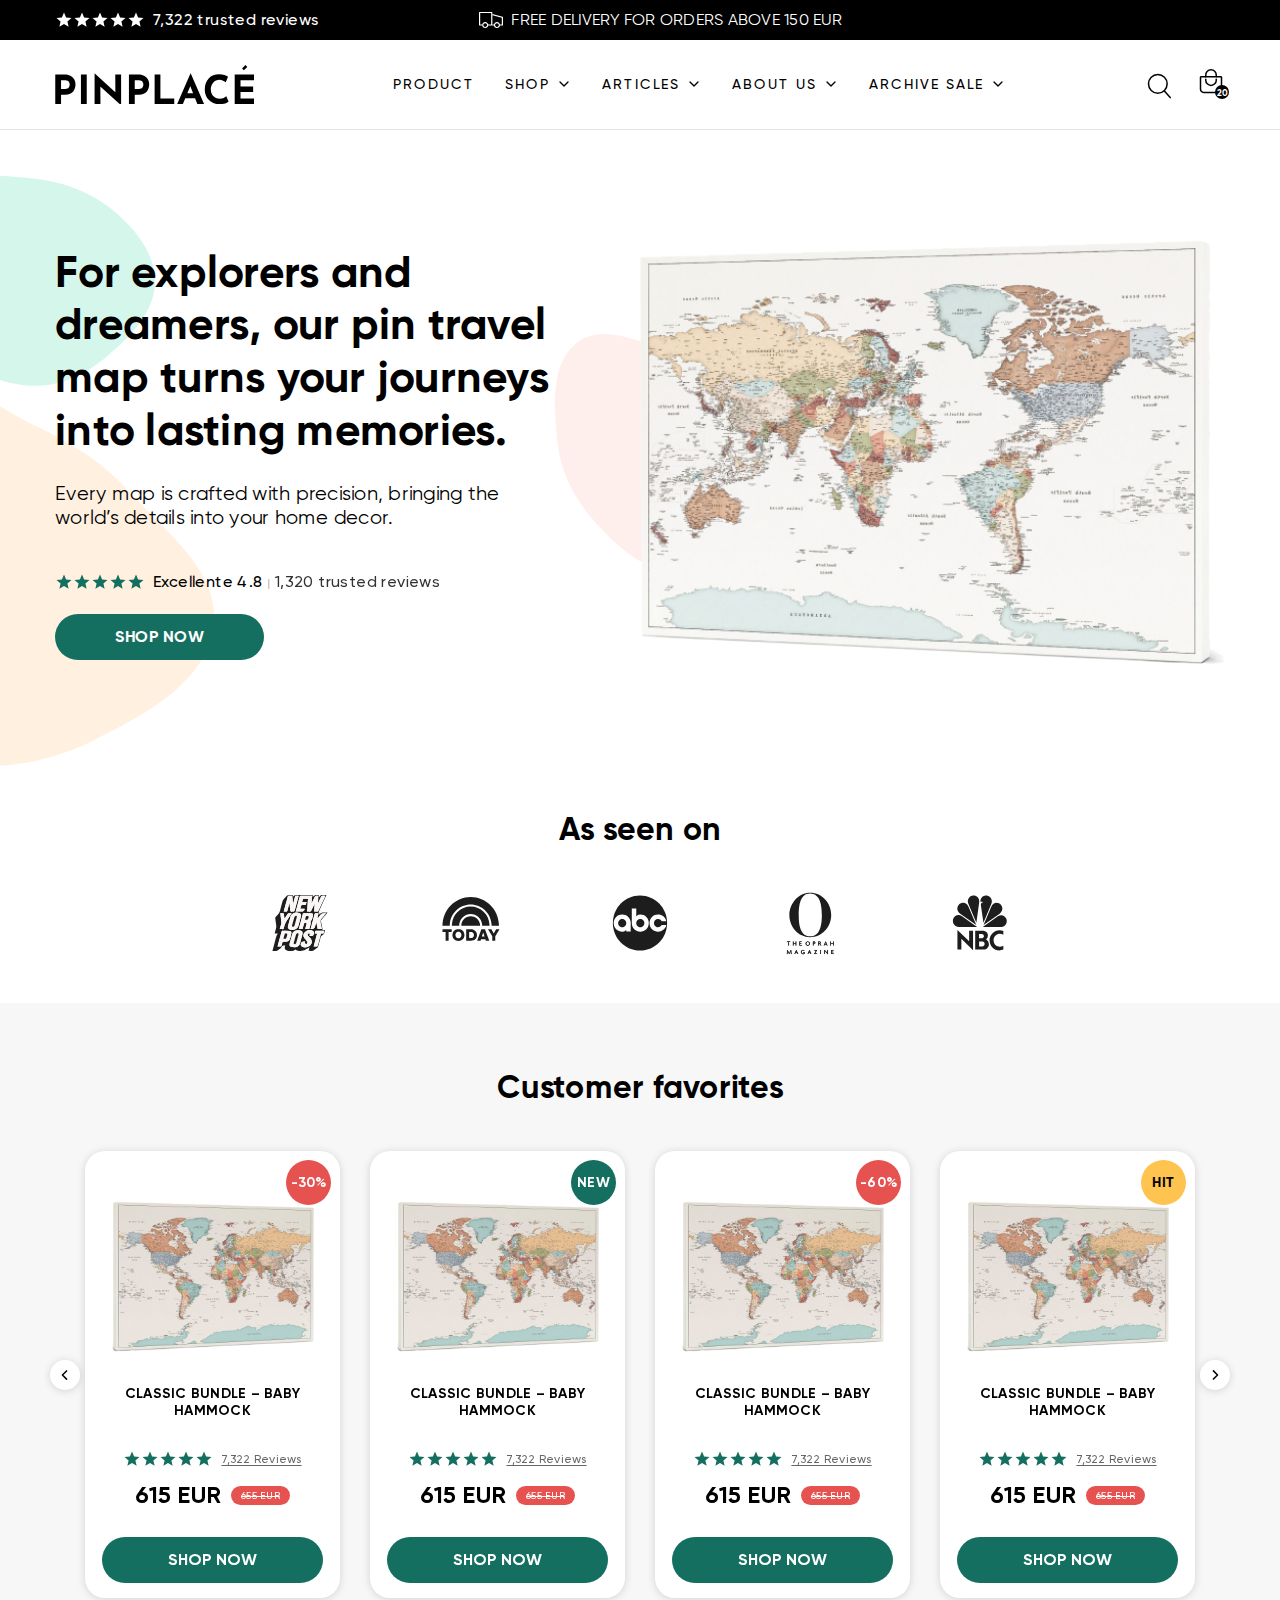
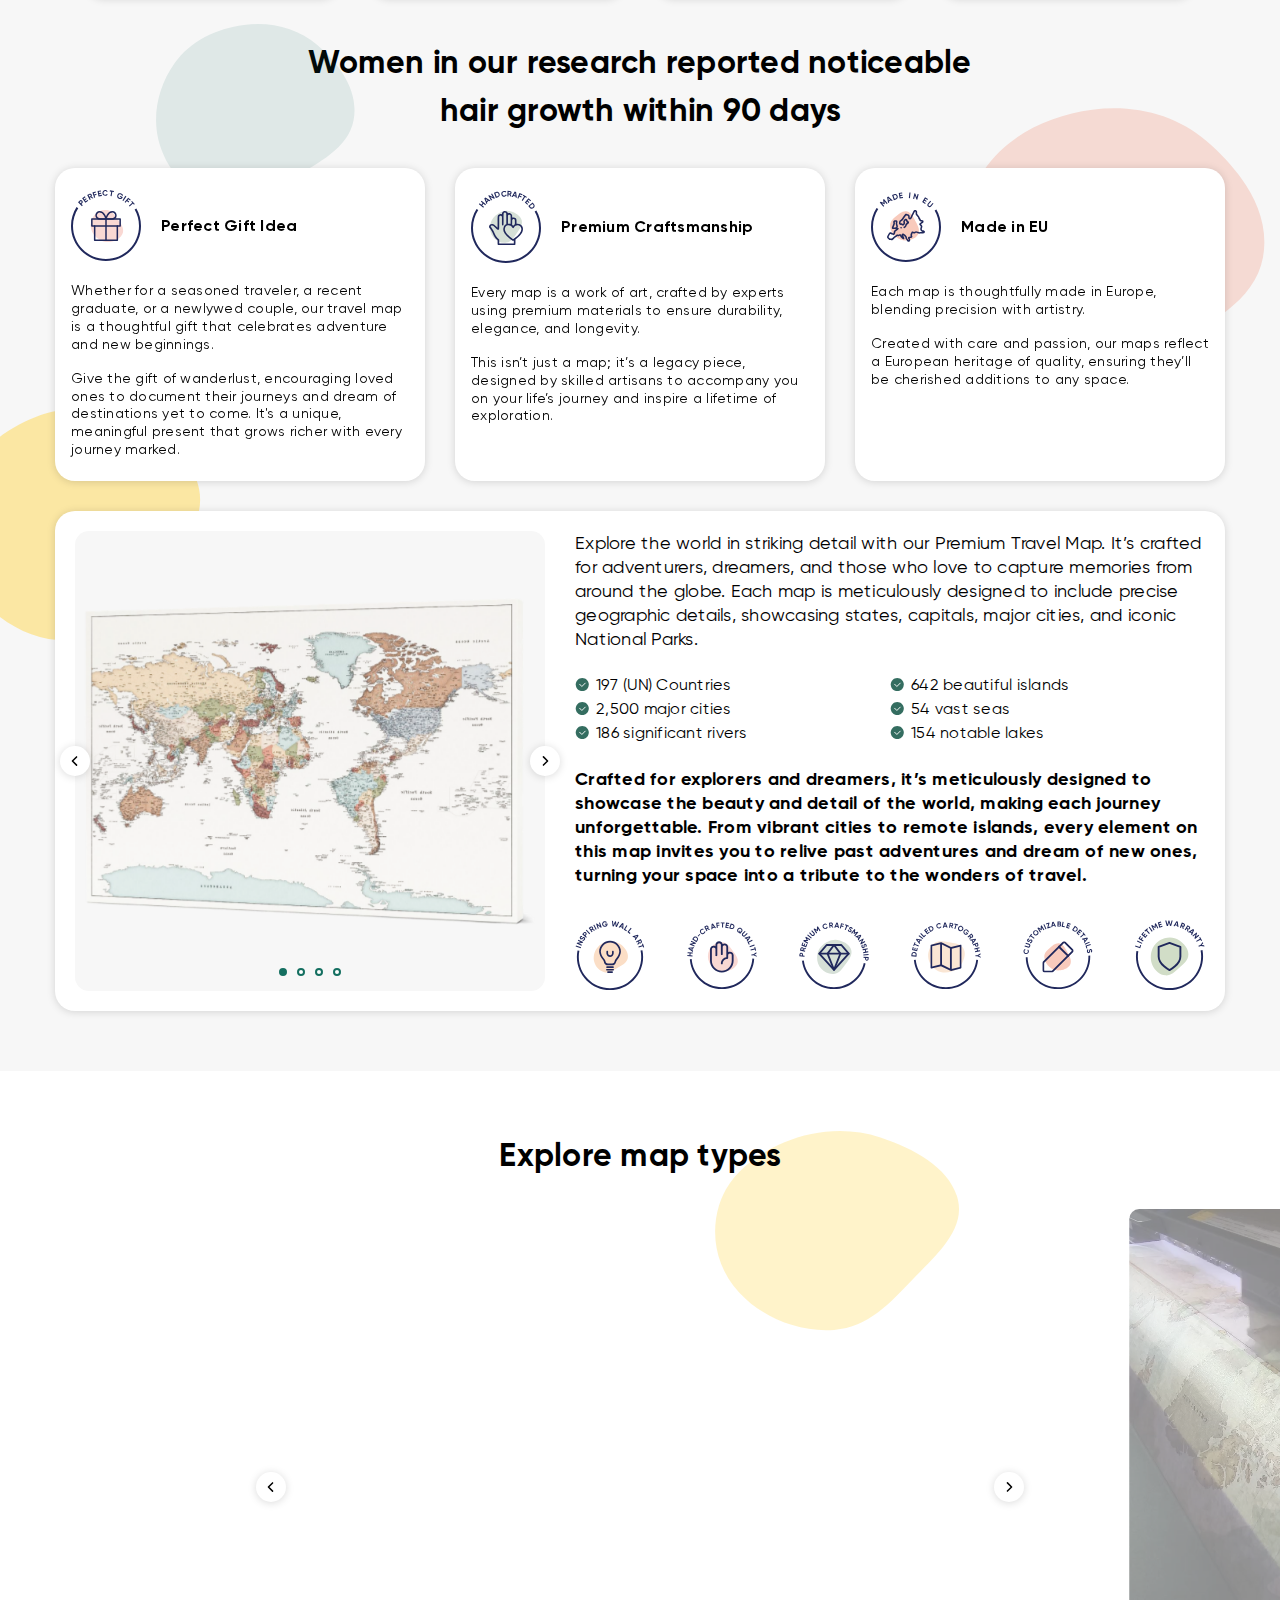
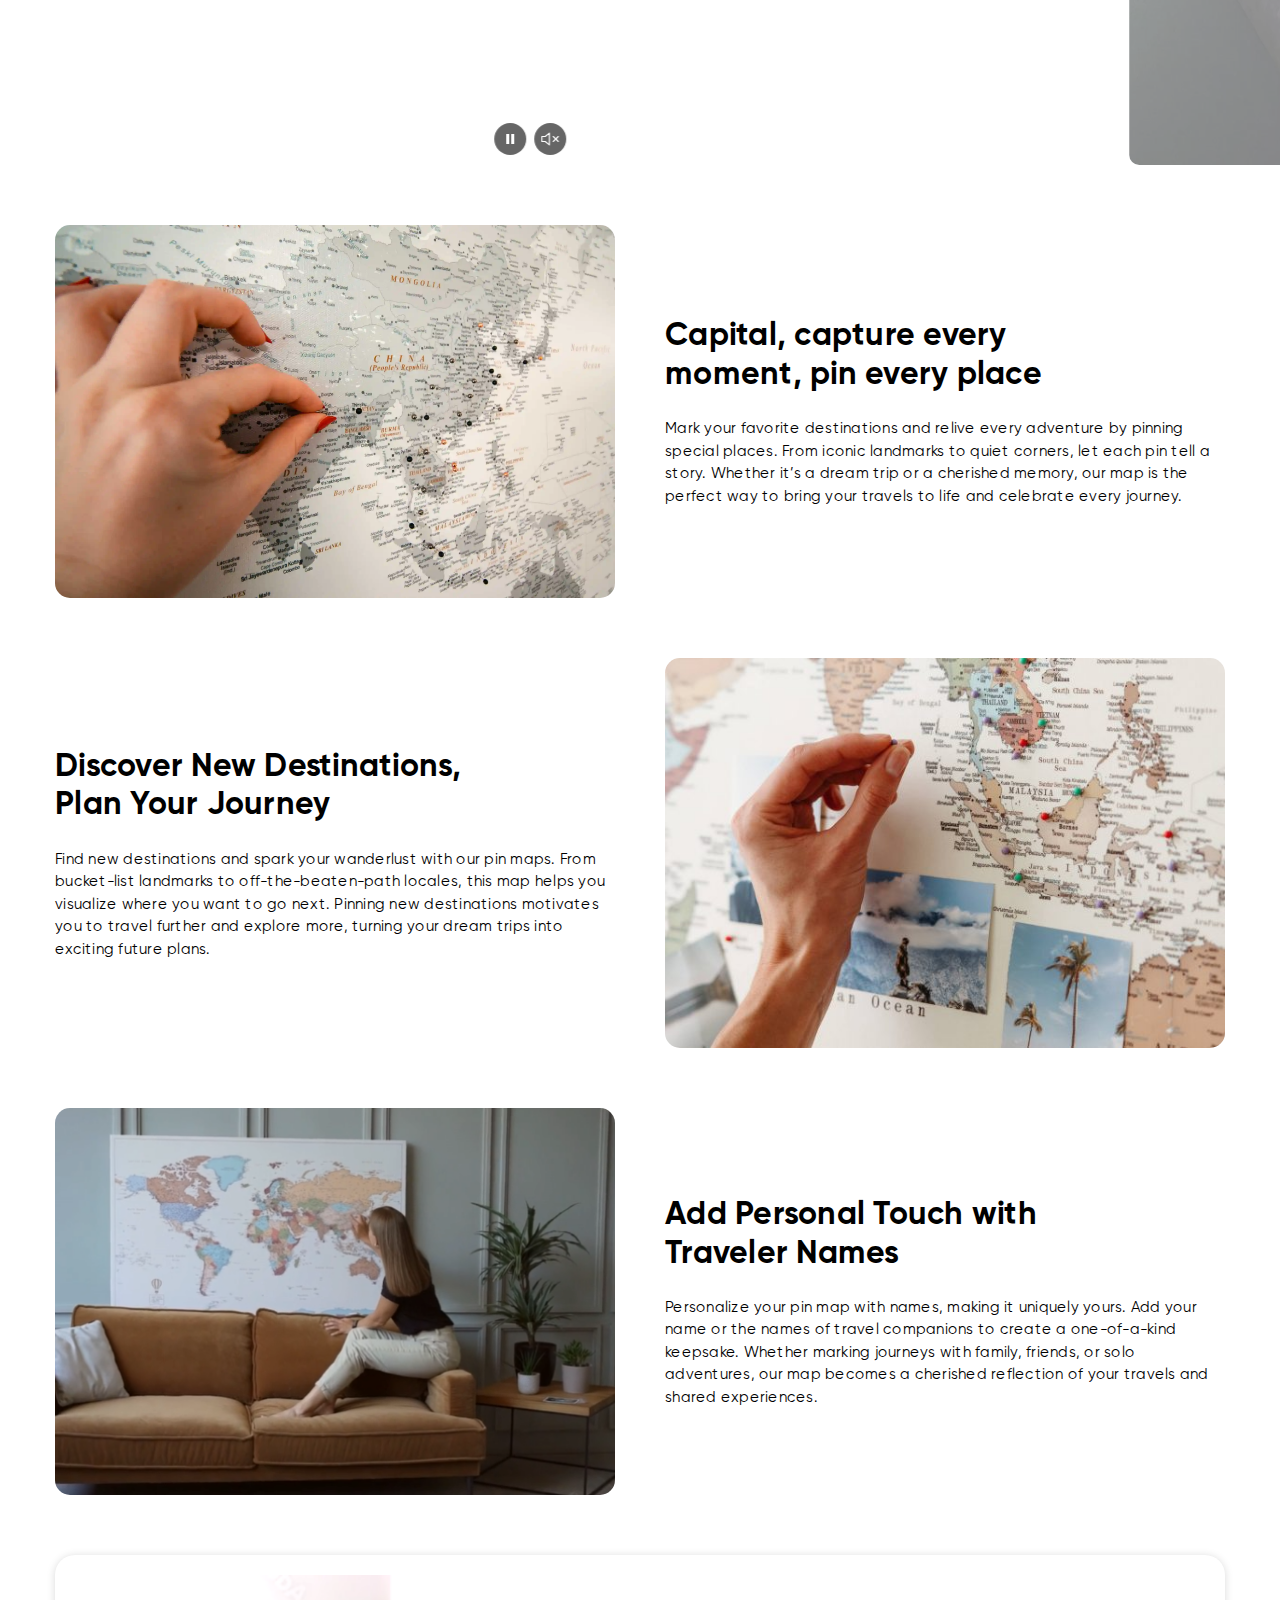
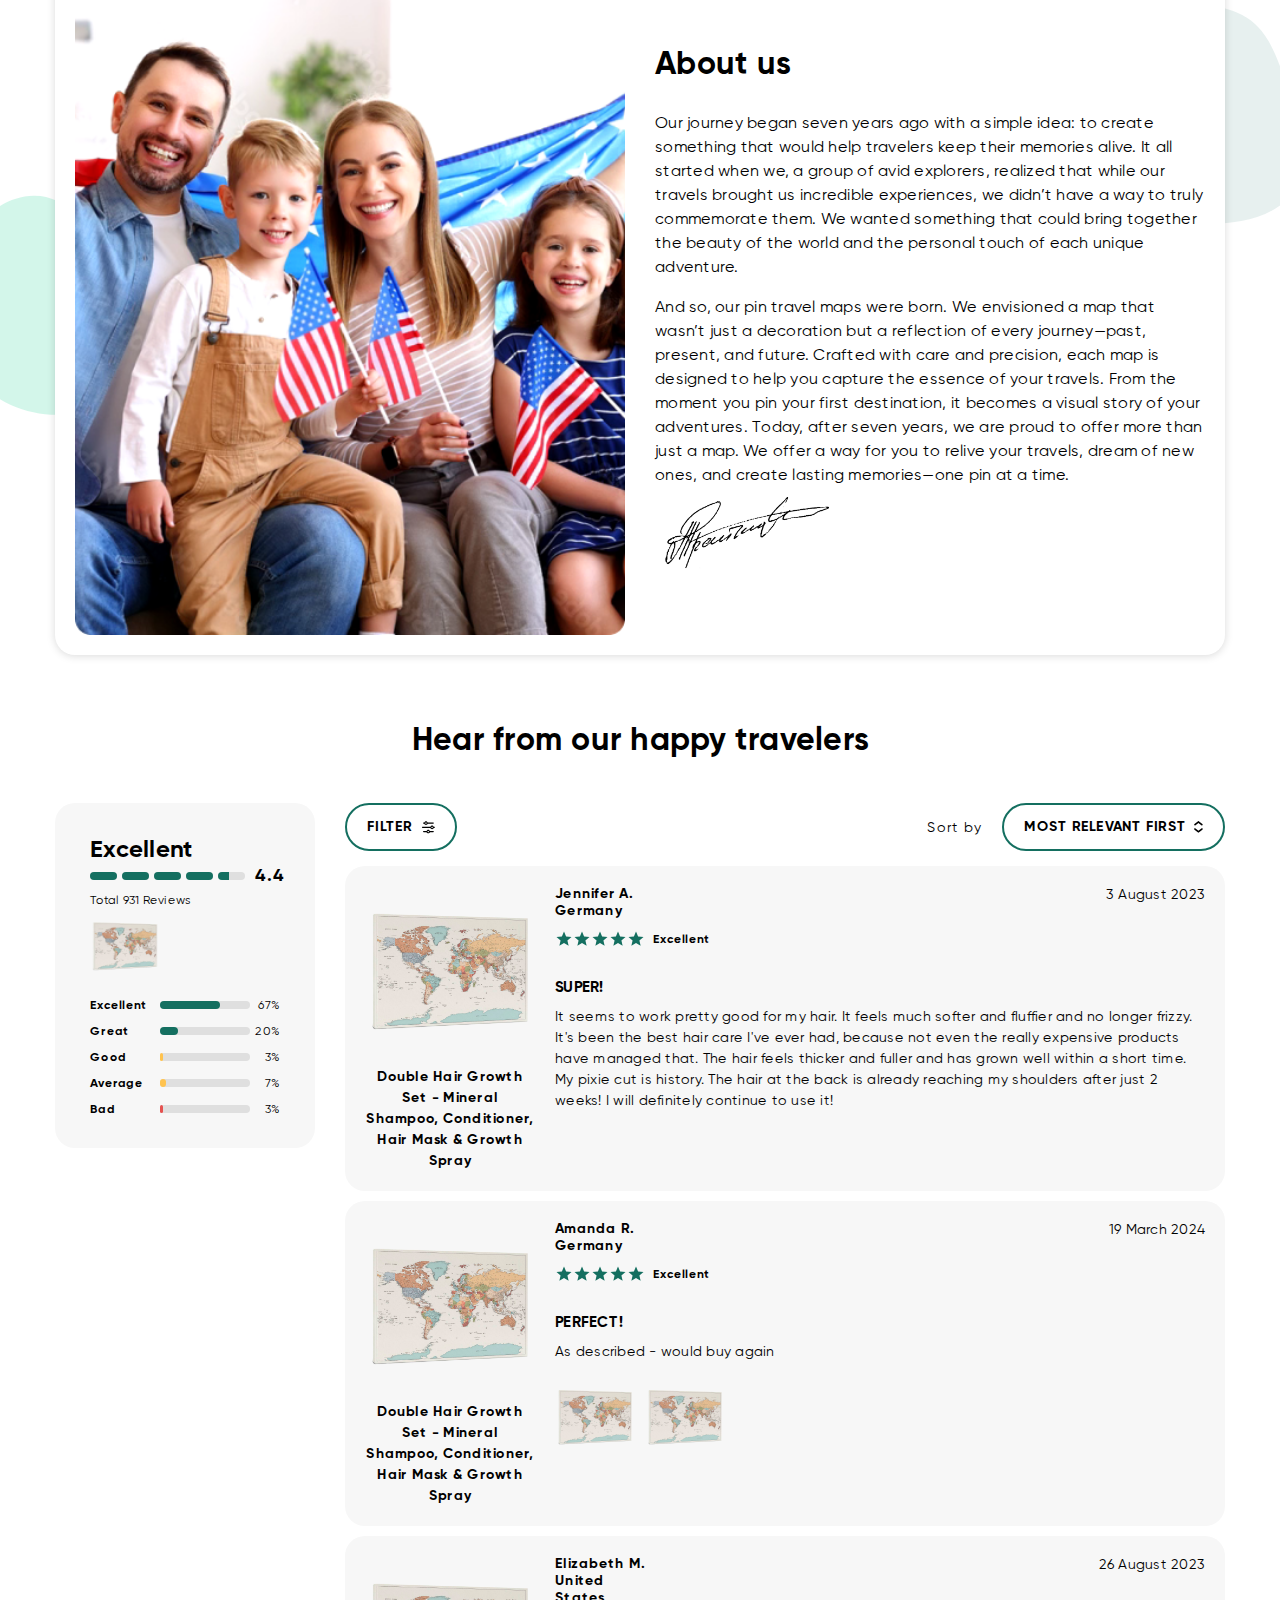
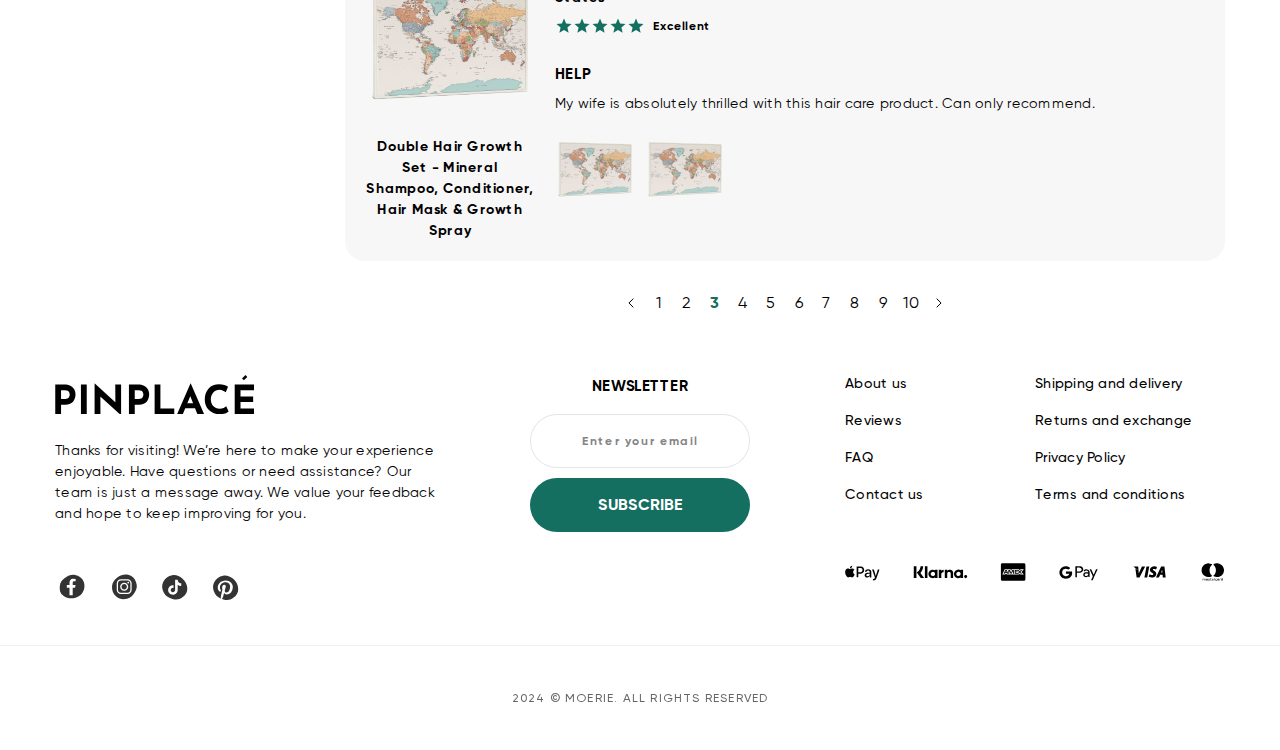
<file: verstka/index.html>
<!DOCTYPE html>
<html lang="ru">

<head>
    <meta charset="UTF-8">
    <meta name="viewport" content="width=device-width, initial-scale=1.0">
    <meta http-equiv="X-UA-Compatible" content="IE=edge">

    <title>Pinplace</title>
    <link rel="icon" type="image/png" href="images/logo.png">

    <link rel="stylesheet" href="css/swiper-bundle.min.css">
    <link rel="stylesheet" href="css/select2.min.css">
    <link rel="stylesheet" href="css/style.css">
</head>

<body>
    <header class="header">
        <div class="header__top">
            <div class="container">
                <div class="wrapper">
                    <div class="rating">
                        <div class="rating__star">
                            <svg width="18" height="18" viewBox="0 0 18 18" fill="none"
                                xmlns="http://www.w3.org/2000/svg">
                                <path
                                    d="M13.635 15.75L12.4088 10.4782L16.5 6.933L11.1068 6.47025L9 1.5L6.89325 6.47025L1.5 6.933L5.59125 10.4782L4.365 15.75L9 12.954L13.635 15.75Z"
                                    fill="#146F60" />
                            </svg>
                            <svg width="18" height="18" viewBox="0 0 18 18" fill="none"
                                xmlns="http://www.w3.org/2000/svg">
                                <path
                                    d="M13.635 15.75L12.4088 10.4782L16.5 6.933L11.1068 6.47025L9 1.5L6.89325 6.47025L1.5 6.933L5.59125 10.4782L4.365 15.75L9 12.954L13.635 15.75Z"
                                    fill="#146F60" />
                            </svg>
                            <svg width="18" height="18" viewBox="0 0 18 18" fill="none"
                                xmlns="http://www.w3.org/2000/svg">
                                <path
                                    d="M13.635 15.75L12.4088 10.4782L16.5 6.933L11.1068 6.47025L9 1.5L6.89325 6.47025L1.5 6.933L5.59125 10.4782L4.365 15.75L9 12.954L13.635 15.75Z"
                                    fill="#146F60" />
                            </svg>
                            <svg width="18" height="18" viewBox="0 0 18 18" fill="none"
                                xmlns="http://www.w3.org/2000/svg">
                                <path
                                    d="M13.635 15.75L12.4088 10.4782L16.5 6.933L11.1068 6.47025L9 1.5L6.89325 6.47025L1.5 6.933L5.59125 10.4782L4.365 15.75L9 12.954L13.635 15.75Z"
                                    fill="#146F60" />
                            </svg>
                            <svg width="18" height="18" viewBox="0 0 18 18" fill="none"
                                xmlns="http://www.w3.org/2000/svg">
                                <path
                                    d="M13.635 15.75L12.4088 10.4782L16.5 6.933L11.1068 6.47025L9 1.5L6.89325 6.47025L1.5 6.933L5.59125 10.4782L4.365 15.75L9 12.954L13.635 15.75Z"
                                    fill="#146F60" />
                            </svg>
                        </div>
                        <p>7,322 trusted reviews</p>
                    </div>
                    <a href="#" class="">
                        <svg width="24" height="24" viewBox="0 0 24 24" fill="none" xmlns="http://www.w3.org/2000/svg">
                            <path
                                d="M0 4.5023C0 4.16987 0.269035 3.90039 0.600906 3.90039H12.7764C13.1082 3.90039 13.3772 4.16987 13.3772 4.5023V6.09049V6.76077V7.33168V16.3943C13.1312 16.8085 13.0576 16.9325 12.6619 17.5982L8.66807 17.5979V16.3941H12.1754V5.10422H1.20181V16.3941H3.22104V17.5979H0.600906C0.269035 17.5979 0 17.3284 0 16.996V4.5023Z"
                                fill="white" />
                            <path
                                d="M22.7982 9.70054L13.3772 7.33128V6.09009L23.5454 8.64726C23.8127 8.71446 24 8.95509 24 9.23106V16.9957C24 17.3281 23.731 17.5977 23.399 17.5977H20.7685V16.3938H22.7982V9.70054ZM13.3772 16.3939L16.013 16.3938L16.0132 17.5977L12.6619 17.5978L13.3772 16.3939Z"
                                fill="white" />
                            <path
                                d="M9.25523 17.0225C9.25523 18.7221 7.87972 20.1 6.18295 20.1C4.48617 20.1 3.11066 18.7221 3.11066 17.0225C3.11066 15.3229 4.48617 13.9451 6.18295 13.9451C7.87972 13.9451 9.25523 15.3229 9.25523 17.0225ZM6.18295 18.8961C7.21598 18.8961 8.05342 18.0573 8.05342 17.0225C8.05342 15.9877 7.21598 15.1489 6.18295 15.1489C5.14991 15.1489 4.31247 15.9877 4.31247 17.0225C4.31247 18.0573 5.14991 18.8961 6.18295 18.8961Z"
                                fill="white" />
                            <path
                                d="M21.0235 17.0225C21.0235 18.7221 19.6479 20.1 17.9511 20.1C16.2545 20.1 14.8789 18.7221 14.8789 17.0225C14.8789 15.3229 16.2545 13.9451 17.9511 13.9451C19.6479 13.9451 21.0235 15.3229 21.0235 17.0225ZM17.9511 18.8961C18.9842 18.8961 19.8217 18.0573 19.8217 17.0225C19.8217 15.9877 18.9842 15.1489 17.9511 15.1489C16.9182 15.1489 16.0807 15.9877 16.0807 17.0225C16.0807 18.0573 16.9182 18.8961 17.9511 18.8961Z"
                                fill="white" />
                        </svg>
                        Free delivery for orders above 150 EUR
                    </a>
                </div>
            </div>
        </div>
        <div class="header__bottom container">
            <button class="burger" id="burgerButton">
                <span>
                    Menu
                </span>
            </button>
            <a href="index.html" class="header__logo logo">
                <img src="images/logo.svg" alt="logo">
            </a>
            <nav class="header__navigation navigation">
                <ul class="navigation__list">

                    <li class="">
                        <a href="product.html">product</a>
                    </li>
                    <li id="menu-item-836" class="menu-item-has-children">
                        <a href="#">Shop</a>
                        <ul class="sub-menu">
                            <li class=""><a href="#">item1</a></li>
                            <li class=""><a href="#/">item1</a></li>
                            <li class=""><a href="#">item1</a></li>
                        </ul>
                    </li>
                    <li id="menu-item-836" class="menu-item-has-children">
                        <a href="#">Articles</a>
                        <ul class="sub-menu">
                            <li class=""><a href="#">item2</a></li>
                            <li class=""><a href="#/">item2</a></li>
                            <li class=""><a href="#">item2</a></li>
                        </ul>
                    </li>
                    <li id="menu-item-836" class="menu-item-has-children">
                        <a href="#">About us</a>
                        <ul class="sub-menu">
                            <li class=""><a href="#">item3</a></li>
                            <li class=""><a href="#/">item3</a></li>
                            <li class=""><a href="#">item3</a></li>
                        </ul>
                    </li>
                    <li id="menu-item-836" class="menu-item-has-children">
                        <a href="#">Archive sale</a>
                        <ul class="sub-menu">
                            <li class=""><a href="#">item4</a></li>
                            <li class=""><a href="#/">item4</a></li>
                            <li class=""><a href="#">item4</a></li>
                        </ul>
                    </li>
                </ul>
            </nav>

            <div class="action">
                <div class="search">
                    <button class="icon search__open" onclick="toggleSearch()">
                        <svg width="28" height="28" viewBox="0 0 28 28" fill="none" xmlns="http://www.w3.org/2000/svg">
                            <path
                                d="M12.8333 22.1667C17.988 22.1667 22.1667 17.988 22.1667 12.8333C22.1667 7.67868 17.988 3.5 12.8333 3.5C7.67868 3.5 3.5 7.67868 3.5 12.8333C3.5 17.988 7.67868 22.1667 12.8333 22.1667Z"
                                stroke="black" stroke-width="1.5" stroke-linecap="round" stroke-linejoin="round" />
                            <path d="M25.2 26.6L19.6 20.3" stroke="black" stroke-width="1.5" stroke-linecap="round"
                                stroke-linejoin="round" />
                        </svg>
                    </button>
<div class="aws-container">
    <form class="aws-search-form" action="#" method="get" role="search">
        <div class="aws-wrapper">
            <input type="search" name="s" value="" class="aws-search-field" placeholder="Search"
                autocomplete="off">
        </div>
        <button class="icon aws-search-btn">
            <svg width="28" height="28" viewBox="0 0 28 28" fill="none"
                xmlns="http://www.w3.org/2000/svg">
                <path
                    d="M12.8333 22.1667C17.988 22.1667 22.1667 17.988 22.1667 12.8333C22.1667 7.67868 17.988 3.5 12.8333 3.5C7.67868 3.5 3.5 7.67868 3.5 12.8333C3.5 17.988 7.67868 22.1667 12.8333 22.1667Z"
                    stroke="black" stroke-width="1.5" stroke-linecap="round"
                    stroke-linejoin="round" />
                <path d="M25.2 26.6L19.6 20.3" stroke="black" stroke-width="1.5"
                    stroke-linecap="round" stroke-linejoin="round" />
            </svg>
        </button>
    </form>
</div>
                </div>
                <div class="cart">
                    <button class="cart__icon icon" onclick="toggleMiniCart()">
                        <svg width="28" height="28" viewBox="0 0 28 28" fill="none" xmlns="http://www.w3.org/2000/svg">
                            <path
                                d="M4.375 9.625C4.14294 9.625 3.92038 9.71719 3.75628 9.88128C3.59219 10.0454 3.5 10.2679 3.5 10.5V22.3125C3.5 23.9662 4.90875 25.375 6.5625 25.375H21.4375C23.0912 25.375 24.5 24.0346 24.5 22.3809V10.5C24.5 10.2679 24.4078 10.0454 24.2437 9.88128C24.0796 9.71719 23.8571 9.625 23.625 9.625H4.375Z"
                                stroke="black" stroke-width="1.5" stroke-linecap="round" stroke-linejoin="round" />
                            <path
                                d="M8.75 9.625V7.875C8.75 6.48261 9.30312 5.14726 10.2877 4.16269C11.2723 3.17812 12.6076 2.625 14 2.625C15.3924 2.625 16.7277 3.17812 17.7123 4.16269C18.6969 5.14726 19.25 6.48261 19.25 7.875V9.625"
                                stroke="black" stroke-width="1.5" stroke-linecap="round" stroke-linejoin="round" />
                            <path
                                d="M8.75 12.25V13.125C8.75 14.5174 9.30312 15.8527 10.2877 16.8373C11.2723 17.8219 12.6076 18.375 14 18.375C15.3924 18.375 16.7277 17.8219 17.7123 16.8373C18.6969 15.8527 19.25 14.5174 19.25 13.125V12.25"
                                stroke="black" stroke-width="1.5" stroke-linecap="round" stroke-linejoin="round" />
                        </svg>
                        <span><b>20</b></span>
                    </button>
                </div>
            </div>
        </div>
    </header>

    <main class="main">
        <section class="hero">
            <div class="container">
                <div class="wrapper ">
                    <div class="col">
                        <h1>For explorers and dreamers, our pin travel map turns your journeys into lasting memories.
                        </h1>
                        <p class="hero__text">Every map is crafted with precision, bringing the world’s details into
                            your home decor.</p>
                        <div class="rating">
                            <div class="rating__star">
                                <svg width="18" height="18" viewBox="0 0 18 18" fill="none"
                                    xmlns="http://www.w3.org/2000/svg">
                                    <path
                                        d="M13.635 15.75L12.4088 10.4782L16.5 6.933L11.1068 6.47025L9 1.5L6.89325 6.47025L1.5 6.933L5.59125 10.4782L4.365 15.75L9 12.954L13.635 15.75Z"
                                        fill="#146F60" />
                                </svg>
                                <svg width="18" height="18" viewBox="0 0 18 18" fill="none"
                                    xmlns="http://www.w3.org/2000/svg">
                                    <path
                                        d="M13.635 15.75L12.4088 10.4782L16.5 6.933L11.1068 6.47025L9 1.5L6.89325 6.47025L1.5 6.933L5.59125 10.4782L4.365 15.75L9 12.954L13.635 15.75Z"
                                        fill="#146F60" />
                                </svg>
                                <svg width="18" height="18" viewBox="0 0 18 18" fill="none"
                                    xmlns="http://www.w3.org/2000/svg">
                                    <path
                                        d="M13.635 15.75L12.4088 10.4782L16.5 6.933L11.1068 6.47025L9 1.5L6.89325 6.47025L1.5 6.933L5.59125 10.4782L4.365 15.75L9 12.954L13.635 15.75Z"
                                        fill="#146F60" />
                                </svg>
                                <svg width="18" height="18" viewBox="0 0 18 18" fill="none"
                                    xmlns="http://www.w3.org/2000/svg">
                                    <path
                                        d="M13.635 15.75L12.4088 10.4782L16.5 6.933L11.1068 6.47025L9 1.5L6.89325 6.47025L1.5 6.933L5.59125 10.4782L4.365 15.75L9 12.954L13.635 15.75Z"
                                        fill="#146F60" />
                                </svg>
                                <svg width="18" height="18" viewBox="0 0 18 18" fill="none"
                                    xmlns="http://www.w3.org/2000/svg">
                                    <path
                                        d="M13.635 15.75L12.4088 10.4782L16.5 6.933L11.1068 6.47025L9 1.5L6.89325 6.47025L1.5 6.933L5.59125 10.4782L4.365 15.75L9 12.954L13.635 15.75Z"
                                        fill="#146F60" />
                                </svg>
                            </div>
                            <p>Excellente 4.8 <span>|</span> <b>1,320 trusted reviews</b></p>
                        </div>
                        <button class="button">Shop now</button>
                    </div>
                    <div class="col">
                        <img src="images/hero/hero.png" alt="">
                    </div>
                </div>
                <div class="seen">
                    <h2>As seen on</h2>
                    <ul class="seen__list">
                        <li>
                            <img src="images/icons/partners/newyorkpost.svg" alt="">
                        </li>
                        <li>
                            <img src="images/icons/partners/today.svg" alt="">
                        </li>
                        <li>
                            <img src="images/icons/partners/abc.svg" alt="">
                        </li>
                        <li>
                            <img src="images/icons/partners/theoprahmagazine.svg" alt="">
                        </li>
                        <li>
                            <img src="images/icons/partners/nbc.svg" alt="">
                        </li>
                    </ul>
                </div>
            </div>
        </section>
        <section class="customer">
            <div class="product">
                <h2>Customer favorites</h2>
                <div class="slider">
                    <div class="swiper" id="product">
                        <ul class="swiper-wrapper product__list">
                            <li class="swiper-slide product__item">
                                <div class="product__goods">
                                    <span class="onsale">-30%</span>
                                </div>
                                <a class="product__link" href="product.html">
                                    <img class="product__img" src="images/product.png" alt="">
                                </a>
                                <a href="product.html">
                                    <h5>Classic Bundle – Baby Hammock</h5>
                                </a>
                                <div class="rating">
                                    <div class="rating__star">
                                        <svg width="18" height="18" viewBox="0 0 18 18" fill="none"
                                            xmlns="http://www.w3.org/2000/svg">
                                            <path
                                                d="M13.635 15.75L12.4088 10.4782L16.5 6.933L11.1068 6.47025L9 1.5L6.89325 6.47025L1.5 6.933L5.59125 10.4782L4.365 15.75L9 12.954L13.635 15.75Z"
                                                fill="#146F60"></path>
                                        </svg>
                                        <svg width="18" height="18" viewBox="0 0 18 18" fill="none"
                                            xmlns="http://www.w3.org/2000/svg">
                                            <path
                                                d="M13.635 15.75L12.4088 10.4782L16.5 6.933L11.1068 6.47025L9 1.5L6.89325 6.47025L1.5 6.933L5.59125 10.4782L4.365 15.75L9 12.954L13.635 15.75Z"
                                                fill="#146F60"></path>
                                        </svg>
                                        <svg width="18" height="18" viewBox="0 0 18 18" fill="none"
                                            xmlns="http://www.w3.org/2000/svg">
                                            <path
                                                d="M13.635 15.75L12.4088 10.4782L16.5 6.933L11.1068 6.47025L9 1.5L6.89325 6.47025L1.5 6.933L5.59125 10.4782L4.365 15.75L9 12.954L13.635 15.75Z"
                                                fill="#146F60"></path>
                                        </svg>
                                        <svg width="18" height="18" viewBox="0 0 18 18" fill="none"
                                            xmlns="http://www.w3.org/2000/svg">
                                            <path
                                                d="M13.635 15.75L12.4088 10.4782L16.5 6.933L11.1068 6.47025L9 1.5L6.89325 6.47025L1.5 6.933L5.59125 10.4782L4.365 15.75L9 12.954L13.635 15.75Z"
                                                fill="#146F60"></path>
                                        </svg>
                                        <svg width="18" height="18" viewBox="0 0 18 18" fill="none"
                                            xmlns="http://www.w3.org/2000/svg">
                                            <path
                                                d="M13.635 15.75L12.4088 10.4782L16.5 6.933L11.1068 6.47025L9 1.5L6.89325 6.47025L1.5 6.933L5.59125 10.4782L4.365 15.75L9 12.954L13.635 15.75Z"
                                                fill="#146F60"></path>
                                        </svg>
                                    </div>
                                    <a href="#">7,322 Reviews</a>
                                </div>

                                <div class="product__price">
                                    <span class="price">615 Eur</span>
                                    <span class="price-old"><s>655 Eur</s></span>
                                </div>
                                <button class="button">Shop now</button>
                            </li>
                            <li class="swiper-slide product__item">
                                <div class="product__goods">
                                    <span class="new">new</span>
                                </div>
                                <a class="product__link" href="product.html">
                                    <img class="product__img" src="images/product.png" alt="">
                                </a>
                                <a href="product.html">
                                    <h5>Classic Bundle – Baby Hammock</h5>
                                </a>
                                <div class="rating">
                                    <div class="rating__star">
                                        <svg width="18" height="18" viewBox="0 0 18 18" fill="none"
                                            xmlns="http://www.w3.org/2000/svg">
                                            <path
                                                d="M13.635 15.75L12.4088 10.4782L16.5 6.933L11.1068 6.47025L9 1.5L6.89325 6.47025L1.5 6.933L5.59125 10.4782L4.365 15.75L9 12.954L13.635 15.75Z"
                                                fill="#146F60"></path>
                                        </svg>
                                        <svg width="18" height="18" viewBox="0 0 18 18" fill="none"
                                            xmlns="http://www.w3.org/2000/svg">
                                            <path
                                                d="M13.635 15.75L12.4088 10.4782L16.5 6.933L11.1068 6.47025L9 1.5L6.89325 6.47025L1.5 6.933L5.59125 10.4782L4.365 15.75L9 12.954L13.635 15.75Z"
                                                fill="#146F60"></path>
                                        </svg>
                                        <svg width="18" height="18" viewBox="0 0 18 18" fill="none"
                                            xmlns="http://www.w3.org/2000/svg">
                                            <path
                                                d="M13.635 15.75L12.4088 10.4782L16.5 6.933L11.1068 6.47025L9 1.5L6.89325 6.47025L1.5 6.933L5.59125 10.4782L4.365 15.75L9 12.954L13.635 15.75Z"
                                                fill="#146F60"></path>
                                        </svg>
                                        <svg width="18" height="18" viewBox="0 0 18 18" fill="none"
                                            xmlns="http://www.w3.org/2000/svg">
                                            <path
                                                d="M13.635 15.75L12.4088 10.4782L16.5 6.933L11.1068 6.47025L9 1.5L6.89325 6.47025L1.5 6.933L5.59125 10.4782L4.365 15.75L9 12.954L13.635 15.75Z"
                                                fill="#146F60"></path>
                                        </svg>
                                        <svg width="18" height="18" viewBox="0 0 18 18" fill="none"
                                            xmlns="http://www.w3.org/2000/svg">
                                            <path
                                                d="M13.635 15.75L12.4088 10.4782L16.5 6.933L11.1068 6.47025L9 1.5L6.89325 6.47025L1.5 6.933L5.59125 10.4782L4.365 15.75L9 12.954L13.635 15.75Z"
                                                fill="#146F60"></path>
                                        </svg>
                                    </div>
                                    <a href="#">7,322 Reviews</a>
                                </div>

                                <div class="product__price">
                                    <span class="price">615 Eur</span>
                                    <span class="price-old"><s>655 Eur</s></span>
                                </div>
                                <button class="button">Shop now</button>
                            </li>
                            <li class="swiper-slide product__item">
                                <div class="product__goods">
                                    <span class="onsale">-60%</span>
                                </div>
                                <a class="product__link" href="product.html">
                                    <img class="product__img" src="images/product.png" alt="">
                                </a>
                                <a href="product.html">
                                    <h5>Classic Bundle – Baby Hammock</h5>
                                </a>
                                <div class="rating">
                                    <div class="rating__star">
                                        <svg width="18" height="18" viewBox="0 0 18 18" fill="none"
                                            xmlns="http://www.w3.org/2000/svg">
                                            <path
                                                d="M13.635 15.75L12.4088 10.4782L16.5 6.933L11.1068 6.47025L9 1.5L6.89325 6.47025L1.5 6.933L5.59125 10.4782L4.365 15.75L9 12.954L13.635 15.75Z"
                                                fill="#146F60"></path>
                                        </svg>
                                        <svg width="18" height="18" viewBox="0 0 18 18" fill="none"
                                            xmlns="http://www.w3.org/2000/svg">
                                            <path
                                                d="M13.635 15.75L12.4088 10.4782L16.5 6.933L11.1068 6.47025L9 1.5L6.89325 6.47025L1.5 6.933L5.59125 10.4782L4.365 15.75L9 12.954L13.635 15.75Z"
                                                fill="#146F60"></path>
                                        </svg>
                                        <svg width="18" height="18" viewBox="0 0 18 18" fill="none"
                                            xmlns="http://www.w3.org/2000/svg">
                                            <path
                                                d="M13.635 15.75L12.4088 10.4782L16.5 6.933L11.1068 6.47025L9 1.5L6.89325 6.47025L1.5 6.933L5.59125 10.4782L4.365 15.75L9 12.954L13.635 15.75Z"
                                                fill="#146F60"></path>
                                        </svg>
                                        <svg width="18" height="18" viewBox="0 0 18 18" fill="none"
                                            xmlns="http://www.w3.org/2000/svg">
                                            <path
                                                d="M13.635 15.75L12.4088 10.4782L16.5 6.933L11.1068 6.47025L9 1.5L6.89325 6.47025L1.5 6.933L5.59125 10.4782L4.365 15.75L9 12.954L13.635 15.75Z"
                                                fill="#146F60"></path>
                                        </svg>
                                        <svg width="18" height="18" viewBox="0 0 18 18" fill="none"
                                            xmlns="http://www.w3.org/2000/svg">
                                            <path
                                                d="M13.635 15.75L12.4088 10.4782L16.5 6.933L11.1068 6.47025L9 1.5L6.89325 6.47025L1.5 6.933L5.59125 10.4782L4.365 15.75L9 12.954L13.635 15.75Z"
                                                fill="#146F60"></path>
                                        </svg>
                                    </div>
                                    <a href="#">7,322 Reviews</a>
                                </div>

                                <div class="product__price">
                                    <span class="price">615 Eur</span>
                                    <span class="price-old"><s>655 Eur</s></span>
                                </div>
                                <button class="button">Shop now</button>
                            </li>
                            <li class="swiper-slide product__item">
                                <div class="product__goods">
                                    <span class="hit">hit</span>
                                </div>
                                <a class="product__link" href="product.html">
                                    <img class="product__img" src="images/product.png" alt="">
                                </a>
                                <a href="product.html">
                                    <h5>Classic Bundle – Baby Hammock</h5>
                                </a>
                                <div class="rating">
                                    <div class="rating__star">
                                        <svg width="18" height="18" viewBox="0 0 18 18" fill="none"
                                            xmlns="http://www.w3.org/2000/svg">
                                            <path
                                                d="M13.635 15.75L12.4088 10.4782L16.5 6.933L11.1068 6.47025L9 1.5L6.89325 6.47025L1.5 6.933L5.59125 10.4782L4.365 15.75L9 12.954L13.635 15.75Z"
                                                fill="#146F60"></path>
                                        </svg>
                                        <svg width="18" height="18" viewBox="0 0 18 18" fill="none"
                                            xmlns="http://www.w3.org/2000/svg">
                                            <path
                                                d="M13.635 15.75L12.4088 10.4782L16.5 6.933L11.1068 6.47025L9 1.5L6.89325 6.47025L1.5 6.933L5.59125 10.4782L4.365 15.75L9 12.954L13.635 15.75Z"
                                                fill="#146F60"></path>
                                        </svg>
                                        <svg width="18" height="18" viewBox="0 0 18 18" fill="none"
                                            xmlns="http://www.w3.org/2000/svg">
                                            <path
                                                d="M13.635 15.75L12.4088 10.4782L16.5 6.933L11.1068 6.47025L9 1.5L6.89325 6.47025L1.5 6.933L5.59125 10.4782L4.365 15.75L9 12.954L13.635 15.75Z"
                                                fill="#146F60"></path>
                                        </svg>
                                        <svg width="18" height="18" viewBox="0 0 18 18" fill="none"
                                            xmlns="http://www.w3.org/2000/svg">
                                            <path
                                                d="M13.635 15.75L12.4088 10.4782L16.5 6.933L11.1068 6.47025L9 1.5L6.89325 6.47025L1.5 6.933L5.59125 10.4782L4.365 15.75L9 12.954L13.635 15.75Z"
                                                fill="#146F60"></path>
                                        </svg>
                                        <svg width="18" height="18" viewBox="0 0 18 18" fill="none"
                                            xmlns="http://www.w3.org/2000/svg">
                                            <path
                                                d="M13.635 15.75L12.4088 10.4782L16.5 6.933L11.1068 6.47025L9 1.5L6.89325 6.47025L1.5 6.933L5.59125 10.4782L4.365 15.75L9 12.954L13.635 15.75Z"
                                                fill="#146F60"></path>
                                        </svg>
                                    </div>
                                    <a href="#">7,322 Reviews</a>
                                </div>

                                <div class="product__price">
                                    <span class="price">615 Eur</span>
                                    <span class="price-old"><s>655 Eur</s></span>
                                </div>
                                <button class="button">Shop now</button>
                            </li>
                            <li class="swiper-slide product__item">
                                <div class="product__goods">
                                    <span class="onsale">-60%</span>
                                </div>
                                <a class="product__link" href="product.html">
                                    <img class="product__img" src="images/product.png" alt="">
                                </a>
                                <a href="product.html">
                                    <h5>Classic Bundle – Baby Hammock</h5>
                                </a>
                                <div class="rating">
                                    <div class="rating__star">
                                        <svg width="18" height="18" viewBox="0 0 18 18" fill="none"
                                            xmlns="http://www.w3.org/2000/svg">
                                            <path
                                                d="M13.635 15.75L12.4088 10.4782L16.5 6.933L11.1068 6.47025L9 1.5L6.89325 6.47025L1.5 6.933L5.59125 10.4782L4.365 15.75L9 12.954L13.635 15.75Z"
                                                fill="#146F60"></path>
                                        </svg>
                                        <svg width="18" height="18" viewBox="0 0 18 18" fill="none"
                                            xmlns="http://www.w3.org/2000/svg">
                                            <path
                                                d="M13.635 15.75L12.4088 10.4782L16.5 6.933L11.1068 6.47025L9 1.5L6.89325 6.47025L1.5 6.933L5.59125 10.4782L4.365 15.75L9 12.954L13.635 15.75Z"
                                                fill="#146F60"></path>
                                        </svg>
                                        <svg width="18" height="18" viewBox="0 0 18 18" fill="none"
                                            xmlns="http://www.w3.org/2000/svg">
                                            <path
                                                d="M13.635 15.75L12.4088 10.4782L16.5 6.933L11.1068 6.47025L9 1.5L6.89325 6.47025L1.5 6.933L5.59125 10.4782L4.365 15.75L9 12.954L13.635 15.75Z"
                                                fill="#146F60"></path>
                                        </svg>
                                        <svg width="18" height="18" viewBox="0 0 18 18" fill="none"
                                            xmlns="http://www.w3.org/2000/svg">
                                            <path
                                                d="M13.635 15.75L12.4088 10.4782L16.5 6.933L11.1068 6.47025L9 1.5L6.89325 6.47025L1.5 6.933L5.59125 10.4782L4.365 15.75L9 12.954L13.635 15.75Z"
                                                fill="#146F60"></path>
                                        </svg>
                                        <svg width="18" height="18" viewBox="0 0 18 18" fill="none"
                                            xmlns="http://www.w3.org/2000/svg">
                                            <path
                                                d="M13.635 15.75L12.4088 10.4782L16.5 6.933L11.1068 6.47025L9 1.5L6.89325 6.47025L1.5 6.933L5.59125 10.4782L4.365 15.75L9 12.954L13.635 15.75Z"
                                                fill="#146F60"></path>
                                        </svg>
                                    </div>
                                    <a href="#">7,322 Reviews</a>
                                </div>

                                <div class="product__price">
                                    <span class="price">615 Eur</span>
                                    <span class="price-old"><s>655 Eur</s></span>
                                </div>
                                <button class="button">Shop now</button>
                            </li>
                        </ul>
                    </div>
                    <div class="swiper__navigation">
                        <div class="swiper-button-prev product-button-prev"></div>
                        <div class="swiper-button-next product-button-next"></div>
                    </div>
                </div>
            </div>
            <div class="container">
                <div class="reported">
                    <h2>Women in our research reported noticeable hair growth within 90 days</h2>
                    <ul class="reported__list">
                        <li>
                            <div class="top">
                                <img src="images/icons/notice/perfect.svg" alt="">
                                <h5>Perfect Gift Idea</h5>
                            </div>
                            <div class="bottom">
                                <p>
                                    Whether for a seasoned traveler, a recent graduate, or a newlywed couple, our travel
                                    map is a thoughtful gift that celebrates adventure and new beginnings.
                                </p>
                                <p>
                                    Give the gift of wanderlust, encouraging loved ones to document their journeys and
                                    dream of destinations yet to come. It's a unique, meaningful present that grows
                                    richer with every journey marked.
                                </p>
                            </div>
                        </li>
                        <li>
                            <div class="top">
                                <img src="images/icons/notice/handcrafted.svg" alt="">
                                <h5>Premium Craftsmanship</h5>
                            </div>
                            <div class="bottom">
                                <p>
                                    Every map is a work of art, crafted by experts using premium materials to ensure
                                    durability, elegance, and longevity.
                                </p>
                                <p>
                                    This isn’t just a map; it’s a legacy piece, designed by skilled artisans to
                                    accompany you on your life’s journey and inspire a lifetime of exploration.
                                </p>
                            </div>
                        </li>
                        <li>
                            <div class="top">
                                <img src="images/icons/notice/madeineu.svg" alt="">
                                <h5>Made in EU</h5>
                            </div>
                            <div class="bottom">
                                <p>
                                    Each map is thoughtfully made in Europe, blending precision with artistry.
                                </p>
                                <p>
                                    Created with care and passion, our maps reflect a European heritage of quality,
                                    ensuring they’ll be cherished additions to any space.
                                </p>
                            </div>
                        </li>
                    </ul>
                    <div class="reported__description">
                        <div class="col">
                            <div class="slider">
                                <div class="swiper" id="reported">
                                    <ul class="swiper-wrapper">
                                        <li class="swiper-slide">
                                            <img src="images/hero/hero.png" alt="">
                                        </li>
                                        <li class="swiper-slide">
                                            <img src="images/hero/hero.png" alt="">
                                        </li>
                                        <li class="swiper-slide">
                                            <img src="images/hero/hero.png" alt="">
                                        </li>
                                        <li class="swiper-slide">
                                            <img src="images/hero/hero.png" alt="">
                                        </li>
                                    </ul>
                                </div>
                                <div class="swiper__navigation">
                                    <div class="swiper-pagination reported-pagination"></div>
                                    <div class="swiper-button-prev reported-button-prev"></div>
                                    <div class="swiper-button-next reported-button-next"></div>
                                </div>
                            </div>
                        </div>
                        <div class="col">
                            <p>
                                Explore the world in striking detail with our Premium Travel Map. It’s crafted for
                                adventurers, dreamers, and those who love to capture memories from around the globe.
                                Each map is meticulously designed to include precise geographic details, showcasing
                                states, capitals, major cities, and iconic National Parks.
                            </p>
                            <ul class="regular">
                                <li>197 (UN) Countries</li>
                                <li>642 beautiful islands</li>
                                <li>2,500 major cities</li>
                                <li>54 vast seas</li>
                                <li>186 significant rivers</li>
                                <li>154 notable lakes</li>
                            </ul>
                            <p class="strong">Crafted for explorers and dreamers, it’s meticulously designed to showcase
                                the beauty and
                                detail of the world, making each journey unforgettable. From vibrant cities to remote
                                islands, every element on this map invites you to relive past adventures and dream of
                                new ones, turning your space into a tribute to the wonders of travel.</p>
                            <ul class="icons">
                                <li>
                                    <img src="images/icons/notice/inspiring.svg" alt="">
                                </li>
                                <li>
                                    <img src="images/icons/notice/hand-quality.svg" alt="">
                                </li>
                                <li>
                                    <img src="images/icons/notice/premium.svg" alt="">
                                </li>
                                <li>
                                    <img src="images/icons/notice/detailed.svg" alt="">
                                </li>
                                <li>
                                    <img src="images/icons/notice/customizable.svg" alt="">
                                </li>
                                <li>
                                    <img src="images/icons/notice/lifetime.svg" alt="">
                                </li>
                            </ul>
                        </div>
                    </div>
                </div>
            </div>
        </section>
        <section class="explore">
            <h2>Explore map types</h2>
            <div class="reels">
                
                <div class="swiper" id="explore">
                    <div class="swiper-wrapper">

                        <div class="swiper-slide">
                            <video src="video/reels.mp4"></video>
                            <div class="buttons">
                                <button class="icon">
                                    <img src="images/icons/play.svg" alt="" class="play">
                                    <img src="images/icons/pause.svg" alt="" class="pause">
                                </button>
                                <button class="icon sound">
                                    <img class="sound-on" src="images/icons/sound.svg" alt="">
                                    <img class="sound-off" src="images/icons/sound-off.svg" alt="">
                                </button>
                            </div>
                        </div>
                        <div class="swiper-slide">
                            <video src="video/reels2.mp4"></video>
                            <div class="buttons">
                                <button class="icon">
                                    <img src="images/icons/play.svg" alt="" class="play">
                                    <img src="images/icons/pause.svg" alt="" class="pause">
                                </button>
                                <button class="icon sound">
                                    <img class="sound-on" src="images/icons/sound.svg" alt="">
                                    <img class="sound-off" src="images/icons/sound-off.svg" alt="">
                                </button>
                            </div>
                        </div>
                        <div class="swiper-slide">
                            <video src="video/reels3.mp4"></video>
                            <div class="buttons">
                                <button class="icon">
                                    <img src="images/icons/play.svg" alt="" class="play">
                                    <img src="images/icons/pause.svg" alt="" class="pause">
                                </button>
                                <button class="icon sound">
                                    <img class="sound-on" src="images/icons/sound.svg" alt="">
                                    <img class="sound-off" src="images/icons/sound-off.svg" alt="">
                                </button>
                            </div>
                        </div>
                        <div class="swiper-slide">
                            <video src="video/reels4.mp4"></video>
                            <div class="buttons">
                                <button class="icon">
                                    <img src="images/icons/play.svg" alt="" class="play">
                                    <img src="images/icons/pause.svg" alt="" class="pause">
                                </button>
                                <button class="icon sound">
                                    <img class="sound-on" src="images/icons/sound.svg" alt="">
                                    <img class="sound-off" src="images/icons/sound-off.svg" alt="">
                                </button>
                            </div>
                        </div>
                        <div class="swiper-slide">
                            <video src="video/reels.mp4"></video>
                            <div class="buttons">
                                <button class="icon">
                                    <img src="images/icons/play.svg" alt="" class="play">
                                    <img src="images/icons/pause.svg" alt="" class="pause">
                                </button>
                                <button class="icon sound">
                                    <img class="sound-on" src="images/icons/sound.svg" alt="">
                                    <img class="sound-off" src="images/icons/sound-off.svg" alt="">
                                </button>
                            </div>
                        </div>
                        <div class="swiper-slide">
                            <video src="video/reels2.mp4"></video>
                            <div class="buttons">
                                <button class="icon">
                                    <img src="images/icons/play.svg" alt="" class="play">
                                    <img src="images/icons/pause.svg" alt="" class="pause">
                                </button>
                                <button class="icon sound">
                                    <img class="sound-on" src="images/icons/sound.svg" alt="">
                                    <img class="sound-off" src="images/icons/sound-off.svg" alt="">
                                </button>
                            </div>
                        </div>
                        <div class="swiper-slide">
                            <video src="video/reels3.mp4"></video>
                            <div class="buttons">
                                <button class="icon">
                                    <img src="images/icons/play.svg" alt="" class="play">
                                    <img src="images/icons/pause.svg" alt="" class="pause">
                                </button>
                                <button class="icon sound">
                                    <img class="sound-on" src="images/icons/sound.svg" alt="">
                                    <img class="sound-off" src="images/icons/sound-off.svg" alt="">
                                </button>
                            </div>
                        </div>
                        <div class="swiper-slide">
                            <video src="video/reels4.mp4"></video>
                            <div class="buttons">
                                <button class="icon">
                                    <img src="images/icons/play.svg" alt="" class="play">
                                    <img src="images/icons/pause.svg" alt="" class="pause">
                                </button>
                                <button class="icon sound">
                                    <img class="sound-on" src="images/icons/sound.svg" alt="">
                                    <img class="sound-off" src="images/icons/sound-off.svg" alt="">
                                </button>
                            </div>
                        </div>



                    </div>

                    <!-- Навигация -->
                    <div class="swiper-button-next explore-button-next"></div>
                    <div class="swiper-button-prev explore-button-prev"></div>
                </div>
            </div>

            <div class="container">
                <ul class="maps__list">
                    <li>
                        <div class="col">
                            <img src="images/map/img3.png" alt="">
                        </div>
                        <div class="col">
                            <h3>Capital, capture every moment, pin every place</h3>
                            <p>
                                Mark your favorite destinations and relive every adventure by pinning special places.
                                From
                                iconic landmarks to quiet corners, let each pin tell a story. Whether it’s a dream trip
                                or a
                                cherished memory, our map is the perfect way to bring your travels to life and celebrate
                                every journey.
                            </p>
                        </div>
                    </li>
                    <li>
                        <div class="col">
                            <img src="images/map/img4.png" alt="">
                        </div>
                        <div class="col">
                            <h3>Discover New Destinations, Plan Your Journey</h3>
                            <p>
                                Find new destinations and spark your wanderlust with our pin maps. From bucket-list
                                landmarks to off-the-beaten-path locales, this map helps you visualize where you want to
                                go
                                next. Pinning new destinations motivates you to travel further and explore more, turning
                                your dream trips into exciting future plans.
                            </p>
                        </div>
                    </li>
                    <li>
                        <div class="col">
                            <img src="images/map/img5.png" alt="">
                        </div>
                        <div class="col">
                            <h3>Add Personal Touch with Traveler Names</h3>
                            <p>
                                Personalize your pin map with names, making it uniquely yours. Add your name or the
                                names of
                                travel companions to create a one-of-a-kind keepsake. Whether marking journeys with
                                family,
                                friends, or solo adventures, our map becomes a cherished reflection of your travels and
                                shared experiences.
                            </p>
                        </div>
                    </li>
                </ul>
            </div>


        </section>
        <section class="about">
            <div class="container">
                <div class="about__card">
                    <div class="col">
                        <img src="images/about/image.png" alt="">
                    </div>
                    <div class="col">
                        <h2>About us</h2>
                        <p>
                            Our journey began seven years ago with a simple idea: to create something that would help
                            travelers keep their memories alive. It all started when we, a group of avid explorers,
                            realized
                            that while our travels brought us incredible experiences, we didn’t have a way to truly
                            commemorate them. We wanted something that could bring together the beauty of the world and
                            the
                            personal touch of each unique adventure.
                        </p>
                        <p>
                            And so, our pin travel maps were born. We envisioned a map that wasn’t just a decoration but
                            a
                            reflection of every journey—past, present, and future. Crafted with care and precision, each
                            map
                            is designed to help you capture the essence of your travels. From the moment you pin your
                            first
                            destination, it becomes a visual story of your adventures.
                            Today, after seven years, we are proud to offer more than just a map. We offer a way for you
                            to
                            relive your travels, dream of new ones, and create lasting memories—one pin at a time.
                        </p>
                        <img class="signature" src="images/about/signature.png" alt="">
                    </div>
                </div>
                <div class="reviews">
                    <h2>Hear from our happy travelers</h2>

                    <div class="reviews__wrap">
                        <!-- Header with rating summary -->
                        <div class="reviews__stats">
                            <h3>Excellent</h3>
                            <div class="reviews__summary">
                                <div class="reviews__rating">
                                    <div class="mark">
                                        <span class="filled"></span>
                                    </div>
                                    <div class="mark">
                                        <span class="filled"></span>
                                    </div>
                                    <div class="mark">
                                        <span class="filled"></span>
                                    </div>
                                    <div class="mark">
                                        <span class="filled"></span>
                                    </div>
                                    <div class="mark">
                                        <span class="filled"></span>
                                    </div>
                                </div>
                                <span class="count">4.4</span>
                            </div>
                            <span class="total">Total 931 Reviews</span>
                            <a href="#"><img class="" src="images/product.png" alt=""></a>
                            <ul class="reviews__grade">
                                <li>
                                    <b>Excellent</b>
                                    <span class="bar">
                                        <span class="progress excellent" style="width: 67%;">

                                        </span>
                                    </span>
                                    <span class="percent">67%</span>
                                </li>
                                <li>
                                    <b>Great</b>
                                    <span class="bar">
                                        <span class="progress excellent" style="width: 20%;"></span>
                                    </span>
                                    <span class="percent">20%</span>
                                </li>
                                <li>
                                    <b>Good</b>
                                    <span class="bar">
                                        <span class="progress good" style="width: 3%;"></span>
                                    </span>
                                    <span class="percent">3%</span>
                                </li>
                                <li>
                                    <b>Average</b>
                                    <span class="bar">
                                        <span class="progress good" style="width: 7%;"></span>
                                    </span>
                                    <span class="percent">7%</span>
                                </li>
                                <li><b>Bad</b>
                                    <span class="bar">
                                        <span class="progress bad" style="width: 3%;"></span>
                                    </span>
                                    <span class="percent">3%</span>
                                </li>
                            </ul>

                        </div>

                        <div class="reviews__content">
                            <!-- Filter and sort -->
                            <div class="filters">
                                <button class="button button--white">
                                    FILTER
                                    <svg width="14" height="13" viewBox="0 0 14 13" fill="none"
                                        xmlns="http://www.w3.org/2000/svg">
                                        <path
                                            d="M2.57943 2.67021H3.28643C3.39743 3.02321 3.61243 3.32721 3.90943 3.55021C4.21943 3.78321 4.58643 3.90621 4.97343 3.90621C5.36143 3.90621 5.72943 3.78321 6.03843 3.55121C6.33543 3.32721 6.55043 3.02321 6.66143 2.67021H12.2914C12.4289 2.66426 12.5588 2.60545 12.654 2.50605C12.7492 2.40665 12.8023 2.27434 12.8023 2.13671C12.8023 1.99909 12.7492 1.86678 12.654 1.76738C12.5588 1.66798 12.4289 1.60917 12.2914 1.60321H6.66143C6.55143 1.25168 6.33344 0.943765 6.03843 0.723214C5.73202 0.490954 5.35792 0.36555 4.97343 0.366214C4.58643 0.366214 4.21843 0.489214 3.90943 0.721214C3.61447 0.941813 3.39649 1.24971 3.28643 1.60121H2.58043C2.4388 1.60121 2.30298 1.65747 2.20283 1.75762C2.10269 1.85776 2.04643 1.99359 2.04643 2.13521C2.04643 2.27684 2.10269 2.41266 2.20283 2.51281C2.30298 2.61295 2.4388 2.66921 2.58043 2.66921L2.57943 2.67021ZM4.27143 2.13621C4.27156 2.04389 4.28987 1.9525 4.32533 1.86726C4.36078 1.78202 4.41267 1.7046 4.47804 1.63941C4.54341 1.57422 4.62099 1.52255 4.70633 1.48734C4.79167 1.45214 4.88311 1.43408 4.97543 1.43421C5.06775 1.43434 5.15914 1.45266 5.24438 1.48811C5.32962 1.52356 5.40705 1.57545 5.47223 1.64082C5.53742 1.7062 5.58909 1.78377 5.6243 1.86911C5.65951 1.95445 5.67756 2.04589 5.67743 2.13821C5.67716 2.32466 5.60284 2.50337 5.47082 2.63502C5.33879 2.76667 5.15988 2.84048 4.97343 2.84021C4.78698 2.83995 4.60828 2.76563 4.47663 2.6336C4.34498 2.50158 4.27116 2.32266 4.27143 2.13621ZM13.3944 5.83421H12.7634C12.6534 5.48218 12.435 5.17388 12.1394 4.95321C11.8331 4.72181 11.4594 4.59712 11.0754 4.59821C10.6884 4.59821 10.3204 4.72121 10.0114 4.95321C9.71647 5.17381 9.49849 5.48171 9.38843 5.83321H1.47443C1.3328 5.83321 1.19698 5.88947 1.09683 5.98962C0.99669 6.08976 0.94043 6.22559 0.94043 6.36721C0.94043 6.50884 0.99669 6.64466 1.09683 6.74481C1.19698 6.84495 1.3328 6.90121 1.47443 6.90121H9.38843C9.49943 7.25421 9.71443 7.55821 10.0114 7.78121C10.3214 8.01421 10.6884 8.13621 11.0754 8.13621C11.4634 8.13621 11.8314 8.01421 12.1404 7.78121C12.4374 7.55821 12.6514 7.25421 12.7634 6.90121H13.3934C13.5309 6.89526 13.6608 6.83645 13.756 6.73705C13.8512 6.63765 13.9043 6.50534 13.9043 6.36771C13.9043 6.23009 13.8512 6.09778 13.756 5.99838C13.6608 5.89898 13.5309 5.84017 13.3934 5.83421H13.3944ZM11.7774 6.36721C11.7809 6.4617 11.7653 6.55592 11.7316 6.64424C11.6978 6.73255 11.6466 6.81315 11.5809 6.88121C11.5153 6.94927 11.4366 7.00339 11.3496 7.04034C11.2626 7.07728 11.169 7.09629 11.0744 7.09622C10.9799 7.09615 10.8863 7.07701 10.7993 7.03994C10.7123 7.00288 10.6337 6.94865 10.5682 6.88049C10.5026 6.81234 10.4515 6.73167 10.4179 6.6433C10.3843 6.55494 10.3688 6.46069 10.3724 6.36621C10.3794 6.18449 10.4566 6.01254 10.5876 5.88649C10.7187 5.76044 10.8936 5.69009 11.0754 5.69022C11.2573 5.69035 11.432 5.76095 11.5629 5.88719C11.6938 6.01342 11.7707 6.18548 11.7774 6.36721ZM12.2914 10.0652H8.92643C8.81662 9.71332 8.59861 9.40503 8.30343 9.18421C7.99708 8.95281 7.62336 8.82812 7.23943 8.82921C6.85243 8.82921 6.48443 8.95221 6.17543 9.18421C5.88047 9.40481 5.66249 9.71272 5.55243 10.0642H2.57943C2.4378 10.0642 2.30198 10.1205 2.20183 10.2206C2.10169 10.3208 2.04543 10.4566 2.04543 10.5982C2.04543 10.7398 2.10169 10.8757 2.20183 10.9758C2.30198 11.076 2.4378 11.1322 2.57943 11.1322H5.55143C5.66143 11.4852 5.87743 11.7892 6.17443 12.0122C6.48343 12.2452 6.85143 12.3672 7.23843 12.3672C7.62543 12.3672 7.99343 12.2442 8.30243 12.0122C8.60043 11.7892 8.81443 11.4852 8.92643 11.1322H12.2924C12.4299 11.1263 12.5598 11.0674 12.655 10.9681C12.7502 10.8687 12.8033 10.7363 12.8033 10.5987C12.8033 10.4611 12.7502 10.3288 12.655 10.2294C12.5598 10.13 12.4299 10.0712 12.2924 10.0652H12.2914ZM7.94143 10.5982C7.94116 10.7848 7.86679 10.9636 7.73467 11.0954C7.60255 11.2271 7.42351 11.301 7.23693 11.3007C7.05035 11.3004 6.87152 11.2261 6.73977 11.094C6.60803 10.9618 6.53416 10.7828 6.53443 10.5962C6.53456 10.5039 6.55287 10.4125 6.58833 10.3273C6.62378 10.242 6.67567 10.1646 6.74104 10.0994C6.80641 10.0342 6.88399 9.98255 6.96933 9.94734C7.05467 9.91214 7.14611 9.89408 7.23843 9.89421C7.33075 9.89435 7.42214 9.91266 7.50738 9.94811C7.59262 9.98356 7.67005 10.0355 7.73523 10.1008C7.80042 10.1662 7.85209 10.2438 7.8873 10.3291C7.92251 10.4145 7.94156 10.5059 7.94143 10.5982Z"
                                            fill="black" />
                                    </svg>
                                </button>
                                <div class="filters">
                                    Sort by
                                    <button class="button button--white">
                                        Most relevant first
                                        <svg width="9" height="12" viewBox="0 0 9 12" fill="none"
                                            xmlns="http://www.w3.org/2000/svg">
                                            <path
                                                d="M8.00776 7.18388C7.87867 7.18505 7.7537 7.22941 7.65276 7.30988L4.42276 9.80688L1.19676 7.30988C1.09581 7.22941 0.970841 7.18505 0.841757 7.18388C0.596757 7.18388 0.369757 7.35187 0.248757 7.62087C0.160611 7.82207 0.136521 8.04552 0.179757 8.26087C0.223757 8.48387 0.332757 8.67088 0.486757 8.79088L4.06976 11.5599C4.17576 11.6419 4.29976 11.6859 4.42376 11.6859C4.55284 11.6847 4.67781 11.6403 4.77876 11.5599L8.36276 8.78988C8.52509 8.65611 8.63374 8.46829 8.66876 8.26087C8.71186 8.04551 8.68778 7.8221 8.59976 7.62087C8.47976 7.35087 8.25176 7.18388 8.00776 7.18388ZM0.840757 4.54988C0.969497 4.54847 1.09408 4.50413 1.19476 4.42387L4.42476 1.92787L7.65276 4.42287C7.75976 4.50588 7.88276 4.54887 8.00776 4.54887C8.25176 4.54887 8.47876 4.38188 8.59976 4.11188C8.68824 3.91079 8.71268 3.68734 8.66976 3.47187C8.63448 3.26432 8.52546 3.07648 8.36276 2.94288L4.77976 0.172875C4.67878 0.0924792 4.55383 0.048131 4.42476 0.046875C4.29567 0.0480543 4.1707 0.092411 4.06976 0.172875L0.485757 2.94388C0.322774 3.07767 0.213724 3.26593 0.178757 3.47388C0.135757 3.69088 0.160757 3.91887 0.248757 4.11387C0.368757 4.38387 0.595757 4.54988 0.840757 4.54988Z"
                                                fill="black" />
                                        </svg>
                                    </button>
                                </div>

                            </div>

                            <!-- Reviews -->
                            <ul class="reviews__list">
                                <li class="review__card">
                                    <div class="reviews__product">
                                        <a href="#" class="reviews__link">
                                            <img src="images/product.png" alt="">
                                            <h5>
                                                Double Hair Growth
                                                Set - Mineral Shampoo, Conditioner, Hair Mask
                                                & Growth Spray
                                            </h5>
                                        </a>
                                    </div>
                                    <div class="reviews__info">
                                        <span class="author">Jennifer A. Germany</span>
                                        <span class="date">3 August 2023</span>
                                        <div class="rating">
                                            <div class="rating__star">
                                                <svg width="18" height="18" viewBox="0 0 18 18" fill="none"
                                                    xmlns="http://www.w3.org/2000/svg">
                                                    <path
                                                        d="M13.635 15.75L12.4088 10.4782L16.5 6.933L11.1068 6.47025L9 1.5L6.89325 6.47025L1.5 6.933L5.59125 10.4782L4.365 15.75L9 12.954L13.635 15.75Z"
                                                        fill="#146F60"></path>
                                                </svg>
                                                <svg width="18" height="18" viewBox="0 0 18 18" fill="none"
                                                    xmlns="http://www.w3.org/2000/svg">
                                                    <path
                                                        d="M13.635 15.75L12.4088 10.4782L16.5 6.933L11.1068 6.47025L9 1.5L6.89325 6.47025L1.5 6.933L5.59125 10.4782L4.365 15.75L9 12.954L13.635 15.75Z"
                                                        fill="#146F60"></path>
                                                </svg>
                                                <svg width="18" height="18" viewBox="0 0 18 18" fill="none"
                                                    xmlns="http://www.w3.org/2000/svg">
                                                    <path
                                                        d="M13.635 15.75L12.4088 10.4782L16.5 6.933L11.1068 6.47025L9 1.5L6.89325 6.47025L1.5 6.933L5.59125 10.4782L4.365 15.75L9 12.954L13.635 15.75Z"
                                                        fill="#146F60"></path>
                                                </svg>
                                                <svg width="18" height="18" viewBox="0 0 18 18" fill="none"
                                                    xmlns="http://www.w3.org/2000/svg">
                                                    <path
                                                        d="M13.635 15.75L12.4088 10.4782L16.5 6.933L11.1068 6.47025L9 1.5L6.89325 6.47025L1.5 6.933L5.59125 10.4782L4.365 15.75L9 12.954L13.635 15.75Z"
                                                        fill="#146F60"></path>
                                                </svg>
                                                <svg width="18" height="18" viewBox="0 0 18 18" fill="none"
                                                    xmlns="http://www.w3.org/2000/svg">
                                                    <path
                                                        d="M13.635 15.75L12.4088 10.4782L16.5 6.933L11.1068 6.47025L9 1.5L6.89325 6.47025L1.5 6.933L5.59125 10.4782L4.365 15.75L9 12.954L13.635 15.75Z"
                                                        fill="#146F60"></path>
                                                </svg>
                                            </div>
                                            <span>Excellent</span>
                                        </div>
                                        <h4>Super!</h4>
                                        <p class="review__text">
                                            It seems to work pretty good for my hair. It feels much softer and
                                            fluffier
                                            and no longer frizzy. It's been the best hair care I've ever had,
                                            because
                                            not even the really expensive products have managed that. The hair feels
                                            thicker and fuller and has grown well within a short time. My pixie cut
                                            is
                                            history. The hair at the back is already reaching my shoulders after
                                            just 2
                                            weeks! I will definitely continue to use it!
                                        </p>
                                    </div>


                                </li>

                                <li class="review__card">
                                    <div class="reviews__product">
                                        <a href="#" class="reviews__link">
                                            <img src="images/product.png" alt="">
                                            <h5>
                                                Double Hair Growth
                                                Set - Mineral Shampoo, Conditioner, Hair Mask
                                                & Growth Spray
                                            </h5>
                                        </a>
                                    </div>
                                    <div class="reviews__info">
                                        <span class="author">Amanda R. Germany</span>
                                        <span class="date">19 March 2024</span>
                                        <div class="rating">
                                            <div class="rating__star">
                                                <svg width="18" height="18" viewBox="0 0 18 18" fill="none"
                                                    xmlns="http://www.w3.org/2000/svg">
                                                    <path
                                                        d="M13.635 15.75L12.4088 10.4782L16.5 6.933L11.1068 6.47025L9 1.5L6.89325 6.47025L1.5 6.933L5.59125 10.4782L4.365 15.75L9 12.954L13.635 15.75Z"
                                                        fill="#146F60"></path>
                                                </svg>
                                                <svg width="18" height="18" viewBox="0 0 18 18" fill="none"
                                                    xmlns="http://www.w3.org/2000/svg">
                                                    <path
                                                        d="M13.635 15.75L12.4088 10.4782L16.5 6.933L11.1068 6.47025L9 1.5L6.89325 6.47025L1.5 6.933L5.59125 10.4782L4.365 15.75L9 12.954L13.635 15.75Z"
                                                        fill="#146F60"></path>
                                                </svg>
                                                <svg width="18" height="18" viewBox="0 0 18 18" fill="none"
                                                    xmlns="http://www.w3.org/2000/svg">
                                                    <path
                                                        d="M13.635 15.75L12.4088 10.4782L16.5 6.933L11.1068 6.47025L9 1.5L6.89325 6.47025L1.5 6.933L5.59125 10.4782L4.365 15.75L9 12.954L13.635 15.75Z"
                                                        fill="#146F60"></path>
                                                </svg>
                                                <svg width="18" height="18" viewBox="0 0 18 18" fill="none"
                                                    xmlns="http://www.w3.org/2000/svg">
                                                    <path
                                                        d="M13.635 15.75L12.4088 10.4782L16.5 6.933L11.1068 6.47025L9 1.5L6.89325 6.47025L1.5 6.933L5.59125 10.4782L4.365 15.75L9 12.954L13.635 15.75Z"
                                                        fill="#146F60"></path>
                                                </svg>
                                                <svg width="18" height="18" viewBox="0 0 18 18" fill="none"
                                                    xmlns="http://www.w3.org/2000/svg">
                                                    <path
                                                        d="M13.635 15.75L12.4088 10.4782L16.5 6.933L11.1068 6.47025L9 1.5L6.89325 6.47025L1.5 6.933L5.59125 10.4782L4.365 15.75L9 12.954L13.635 15.75Z"
                                                        fill="#146F60"></path>
                                                </svg>
                                            </div>
                                            <span>Excellent</span>
                                        </div>
                                        <h4>PERFECT!</h4>
                                        <p class="review__text">
                                            As described - would buy again
                                        </p>
                                        <div class="reviews__images">
                                            <a href="#"><img src="images/product.png" alt=""></a>
                                            <a href="#"><img src="images/product.png" alt=""></a>
                                        </div>
                                    </div>


                                </li>
                                <li class="review__card">
                                    <div class="reviews__product">
                                        <a href="#" class="reviews__link">
                                            <img src="images/product.png" alt="">
                                            <h5>
                                                Double Hair Growth
                                                Set - Mineral Shampoo, Conditioner, Hair Mask
                                                & Growth Spray
                                            </h5>
                                        </a>
                                    </div>
                                    <div class="reviews__info">
                                        <span class="author">Elizabeth M. United States</span>
                                        <span class="date">26 August 2023</span>
                                        <div class="rating">
                                            <div class="rating__star">
                                                <svg width="18" height="18" viewBox="0 0 18 18" fill="none"
                                                    xmlns="http://www.w3.org/2000/svg">
                                                    <path
                                                        d="M13.635 15.75L12.4088 10.4782L16.5 6.933L11.1068 6.47025L9 1.5L6.89325 6.47025L1.5 6.933L5.59125 10.4782L4.365 15.75L9 12.954L13.635 15.75Z"
                                                        fill="#146F60"></path>
                                                </svg>
                                                <svg width="18" height="18" viewBox="0 0 18 18" fill="none"
                                                    xmlns="http://www.w3.org/2000/svg">
                                                    <path
                                                        d="M13.635 15.75L12.4088 10.4782L16.5 6.933L11.1068 6.47025L9 1.5L6.89325 6.47025L1.5 6.933L5.59125 10.4782L4.365 15.75L9 12.954L13.635 15.75Z"
                                                        fill="#146F60"></path>
                                                </svg>
                                                <svg width="18" height="18" viewBox="0 0 18 18" fill="none"
                                                    xmlns="http://www.w3.org/2000/svg">
                                                    <path
                                                        d="M13.635 15.75L12.4088 10.4782L16.5 6.933L11.1068 6.47025L9 1.5L6.89325 6.47025L1.5 6.933L5.59125 10.4782L4.365 15.75L9 12.954L13.635 15.75Z"
                                                        fill="#146F60"></path>
                                                </svg>
                                                <svg width="18" height="18" viewBox="0 0 18 18" fill="none"
                                                    xmlns="http://www.w3.org/2000/svg">
                                                    <path
                                                        d="M13.635 15.75L12.4088 10.4782L16.5 6.933L11.1068 6.47025L9 1.5L6.89325 6.47025L1.5 6.933L5.59125 10.4782L4.365 15.75L9 12.954L13.635 15.75Z"
                                                        fill="#146F60"></path>
                                                </svg>
                                                <svg width="18" height="18" viewBox="0 0 18 18" fill="none"
                                                    xmlns="http://www.w3.org/2000/svg">
                                                    <path
                                                        d="M13.635 15.75L12.4088 10.4782L16.5 6.933L11.1068 6.47025L9 1.5L6.89325 6.47025L1.5 6.933L5.59125 10.4782L4.365 15.75L9 12.954L13.635 15.75Z"
                                                        fill="#146F60"></path>
                                                </svg>
                                            </div>
                                            <span>Excellent</span>
                                        </div>
                                        <h4>Help</h4>
                                        <p class="review__text">
                                            My wife is absolutely thrilled with this hair care product. Can only
                                            recommend.
                                        </p>
                                        <div class="reviews__images">
                                            <a href="#"><img src="images/product.png" alt=""></a>
                                            <a href="#"><img src="images/product.png" alt=""></a>
                                        </div>
                                    </div>


                                </li>
                            </ul>


                            <!-- Pagination -->
                            <div class="pagination">
                                <!-- Список страниц -->
                                <ul class="pagination__list">
                                    <li>
                                        <a class="prev page-numbers" href="#">
                                            <svg width="12" height="12" viewBox="0 0 12 12" fill="none"
                                                xmlns="http://www.w3.org/2000/svg">
                                                <path d="M3.95251 10.0942L8.04747 5.99926L3.95251 1.9043" stroke="black"
                                                    stroke-linecap="round" stroke-linejoin="round" />
                                            </svg>
                                        </a>
                                    </li>
                                    <li><a class="page-numbers" href="#">1</a></li>
                                    <li><a class="page-numbers" href="#">2</a></li>
                                    <li><span aria-current="page" class="page-numbers current">3</span></li>
                                    <li><a class="page-numbers" href="#">4</a></li>
                                    <li><a class="page-numbers" href="#">5</a></li>
                                    <li><a class="page-numbers" href="#">6</a></li>
                                    <li><a class="page-numbers" href="#">7</a></li>
                                    <li><a class="page-numbers" href="#">8</a></li>
                                    <li><a class="page-numbers" href="#">9</a></li>
                                    <li><a class="page-numbers" href="#">10</a></li>
                                    <li>
                                        <a class="next page-numbers" href="#">
                                            <svg width="12" height="12" viewBox="0 0 12 12" fill="none"
                                                xmlns="http://www.w3.org/2000/svg">
                                                <path d="M3.95251 10.0942L8.04747 5.99926L3.95251 1.9043" stroke="black"
                                                    stroke-linecap="round" stroke-linejoin="round" />
                                            </svg>
                                        </a>
                                    </li>
                                </ul>
                            </div>


                        </div>
                    </div>
                </div>
            </div>
        </section>




    </main>

    <footer class="footer">
        <div class="wrapper container">
            <div class="footer__col">
                <a href="index.html" class="footer__logo logo">
                    <img src="images/logo.svg" alt="logo">
                </a>
                <p class="footer__text hidden-mobile">
                    Thanks for visiting! We’re here to make your experience enjoyable. Have questions or need
                    assistance? Our
                    team is just a message away. We value your feedback and hope to keep improving for you.
                </p>
                <div class="social">
                    <a href="#">
                        <svg class="specific" width="28" height="28" viewBox="0 0 28 28" fill="none"
                            xmlns="http://www.w3.org/2000/svg">
                            <path fill-rule="evenodd" clip-rule="evenodd"
                                d="M6.54363 20.8389C4.05239 18.9236 3.41823 16.4891 3.72623 13.3622C4.02439 10.3336 5.40623 8.44323 7.93001 6.7428C10.3153 5.13469 12.8171 4.10021 15.6353 4.68442C18.6578 5.31102 21.1089 6.8548 22.2683 9.7161C23.4087 12.5312 23.0387 15.7369 21.4744 18.3393C19.9882 20.8139 17.3282 22.2018 14.4805 22.6786C11.6631 23.15 8.80861 22.581 6.54363 20.8389Z"
                                fill="#101010" fill-opacity="0.8" />
                            <path fill-rule="evenodd" clip-rule="evenodd"
                                d="M11.2948 20.388H13.7716V14.6737H15.6022L15.9677 12.3656H13.7716V10.6198C13.7716 9.97273 14.3922 9.60646 14.9825 9.60646H16.0525V7.69186L14.1379 7.60786C12.3081 7.49435 11.2948 8.93067 11.2948 10.6478V12.3656H9.21143V14.6737H11.2948V20.388Z"
                                fill="white" />
                        </svg>
                    </a>
                    <a href="#">
                        <svg class="specific" width="28" height="28" viewBox="0 0 28 28" fill="none"
                            xmlns="http://www.w3.org/2000/svg">
                            <path fill-rule="evenodd" clip-rule="evenodd"
                                d="M17.2353 4.52276C20.4197 5.1539 22.1391 7.06849 23.3166 10.0198C24.457 12.8789 24.0688 15.1892 22.544 17.8296C21.1023 20.3269 19.2861 22.358 16.4226 23.0694C13.3524 23.8337 10.3783 23.5196 7.97715 21.4514C5.61304 19.4157 4.45747 16.366 4.6792 13.3344C4.88958 10.4527 6.68688 8.03336 9.08126 6.35336C11.4499 4.69 14.3392 3.94914 17.2353 4.52276Z"
                                fill="#101010" fill-opacity="0.8" />
                            <path fill-rule="evenodd" clip-rule="evenodd"
                                d="M11.4787 7.9707H16.8215C18.537 7.9707 19.9484 9.38205 19.9484 11.0984V16.4123C19.9484 18.1286 18.537 19.54 16.8207 19.54H11.4787C9.76243 19.54 8.35107 18.1286 8.35107 16.4123V11.0984C8.35107 9.38205 9.76243 7.9707 11.4787 7.9707ZM17.2634 9.99124C17.4389 9.99359 17.6065 10.0644 17.7306 10.1885C17.8547 10.3125 17.9255 10.4802 17.9278 10.6557C17.9255 10.8312 17.8547 10.9988 17.7306 11.1229C17.6065 11.247 17.4389 11.3178 17.2634 11.3201C17.1758 11.3212 17.0889 11.3048 17.0078 11.2718C16.9267 11.2388 16.853 11.1899 16.7911 11.128C16.7292 11.0661 16.6803 10.9924 16.6473 10.9113C16.6143 10.8301 16.5978 10.7432 16.599 10.6557C16.599 10.2955 16.8759 9.99124 17.2634 9.99124ZM14.1357 10.6004H14.1637C15.88 10.6004 17.3194 12.0398 17.3194 13.7561C17.3194 15.4989 15.88 16.9118 14.1637 16.9118H14.1357C12.4202 16.9118 11.008 15.4997 11.008 13.7561C11.008 12.0398 12.4202 10.6004 14.1357 10.6004ZM14.1357 11.6796H14.1637C15.2989 11.6796 16.2395 12.621 16.2395 13.7554C16.2395 14.9177 15.2989 15.8591 14.1637 15.8591H14.1357C13.0006 15.8591 12.0599 14.9177 12.0599 13.7554C12.0599 12.6202 13.0013 11.6796 14.1357 11.6796ZM11.5067 8.96735H16.7935C17.3656 8.96815 17.9141 9.1958 18.3187 9.60038C18.7233 10.005 18.9509 10.5535 18.9517 11.1256V16.3851C18.9511 16.9574 18.7236 17.5061 18.319 17.9108C17.9144 18.3156 17.3657 18.5433 16.7935 18.5441H11.5067C10.9343 18.5435 10.3855 18.3158 9.98075 17.9111C9.57598 17.5063 9.34832 16.9575 9.34772 16.3851V11.1256C9.34852 10.5533 9.57627 10.0047 9.98102 9.60011C10.3858 9.19551 10.9345 8.96795 11.5067 8.96735Z"
                                fill="white" />
                        </svg>
                    </a>
                    <a href="#">
                        <svg class="specific" width="28" height="28" viewBox="0 0 28 28" fill="none"
                            xmlns="http://www.w3.org/2000/svg">
                            <path fill-rule="evenodd" clip-rule="evenodd"
                                d="M23.5556 14.7042C23.7698 17.9431 22.3652 20.0999 19.8195 22.0001C17.3525 23.8421 15.0209 24.0661 12.0756 23.276C9.29075 22.5298 6.85853 21.3009 5.42977 18.7196C3.8981 15.9514 3.43194 12.9977 4.80696 10.1425C6.16156 7.33266 8.80869 5.42715 11.7941 4.85655C14.6319 4.31396 17.4342 5.42412 19.6772 7.30088C21.896 9.15947 23.3604 11.7582 23.5556 14.7042Z"
                                fill="#101010" fill-opacity="0.8" />
                            <path fill-rule="evenodd" clip-rule="evenodd"
                                d="M18.2763 11.1148C17.7185 11.0391 17.2357 10.7349 16.8301 10.2778C16.348 9.74507 16.0688 9.03447 16.0945 8.34961H14.0891V16.3417C14.0891 17.2801 13.3286 18.0414 12.3637 18.0414C11.806 18.0414 11.299 17.7629 10.969 17.3316C10.7665 17.0416 10.6601 16.6954 10.6648 16.3417C10.665 15.891 10.8441 15.4588 11.1629 15.1401C11.4816 14.8214 11.9138 14.6422 12.3645 14.642C12.5423 14.642 12.7194 14.667 12.8715 14.7177V12.6881C12.7042 12.6571 12.5346 12.6399 12.3645 12.6366H12.2888C11.3198 12.6578 10.3976 13.0573 9.71948 13.7498C9.04134 14.4422 8.66111 15.3725 8.66016 16.3417C8.66278 17.2736 9.01617 18.1703 9.64999 18.8534C10.0007 19.2205 10.4219 19.513 10.8883 19.7135C11.3547 19.9141 11.8568 20.0184 12.3645 20.0203C14.4198 20.0203 16.0953 18.3706 16.0953 16.3417V12.1796C16.4681 12.5158 16.9055 12.7724 17.3808 12.9339C17.8561 13.0954 18.3593 13.1583 18.8597 13.1187V11.114C18.6688 11.1648 18.4679 11.1648 18.277 11.114L18.2763 11.1148Z"
                                fill="white" />
                        </svg>
                    </a>
                    <a href="#">
                        <svg width="28" height="28" viewBox="0 0 28 28" fill="none" xmlns="http://www.w3.org/2000/svg">
                            <path fill-rule="evenodd" clip-rule="evenodd"
                                d="M23.467 15.0812C23.6812 18.3201 22.2766 20.4769 19.7309 22.3778C17.2639 24.219 14.9323 24.4423 11.9863 23.653C9.20215 22.9068 6.76994 21.6778 5.34194 19.0965C3.8095 16.3283 3.34259 13.3747 4.71837 10.5195C6.07296 7.70961 8.71934 5.8041 11.7047 5.23351C14.5433 4.69091 17.3449 5.80107 19.5879 7.67783C21.8074 9.53642 23.2718 12.1351 23.467 15.0812Z"
                                fill="#101010" fill-opacity="0.8" />
                            <path
                                d="M9.37782 17.6328C9.57609 17.7137 9.75468 17.6358 9.81295 17.4156C9.8523 17.2627 9.94766 16.8783 9.99003 16.7171C10.0491 16.4991 10.0256 16.4227 9.86517 16.2328C9.51479 15.8203 9.29155 15.2853 9.29155 14.5278C9.29155 12.3309 10.9352 10.3641 13.5718 10.3641C15.9064 10.3641 17.1891 11.7906 17.1891 13.6961C17.1891 16.2025 16.0797 18.3176 14.433 18.3176C13.5233 18.3176 12.843 17.5662 13.0602 16.6437C13.3228 15.5426 13.8283 14.3537 13.8283 13.5584C13.8283 12.847 13.4461 12.2537 12.6553 12.2537C11.726 12.2537 10.9791 13.2148 10.9791 14.5036C10.9791 15.3239 11.2568 15.8793 11.2568 15.8793L10.1384 20.6166C9.80539 22.0219 10.0884 23.7458 10.1119 23.9199C10.127 24.0236 10.2587 24.0478 10.3185 23.9706C10.4047 23.8578 11.5119 22.4904 11.888 21.1252C11.9947 20.7385 12.5002 18.7353 12.5002 18.7353C12.8014 19.312 13.6845 19.819 14.6229 19.819C17.4184 19.819 19.314 17.271 19.314 13.8611C19.314 11.282 17.13 8.88086 13.8101 8.88086C9.67976 8.88086 7.59717 11.842 7.59717 14.3113C7.59717 15.8067 8.16322 17.1371 9.37782 17.6328Z"
                                fill="white" />
                        </svg>
                    </a>
                </div>
            </div>
            <div class="footer__col">
                <h5>Newsletter</h5>
                <p class="footer__text visible-mobile">
                    Disclaimer: Results can vary from person to person. Our service is in no way designed to diagnose,
                    treat, cure or prevent any disease and is not a substitute for medical advice.
                </p>
                <form action="#" class="news__form">
                    <input type="email" required placeholder="Enter your email">
                    <button class="button">SUBSCRIBE</button>
                </form>
            </div>
            <div class="footer__col">
                <nav class="footer__nav">
                    <ul class="footer__nav--list">
                        <li>
                            <a href="#">About us</a>
                        </li>
                        <li>
                            <a href="#">Shipping and delivery</a>
                        </li>
                        <li>
                            <a href="#">Reviews</a>
                        </li>
                        <li>
                            <a href="#">Returns and exchange</a>
                        </li>
                        <li>
                            <a href="#">FAQ</a>
                        </li>
                        <li>
                            <a href="#">Privacy Policy</a>
                        </li>
                        <li>
                            <a href="#">Contact us</a>
                        </li>



                        <li>
                            <a href="#">Terms and conditions</a>
                        </li>
                    </ul>
                </nav>
                <ul class="payment__list">
                    <li>
                        <img src="images/icons/payment/applepay.svg" alt="">
                    </li>
                    <li>
                        <img src="images/icons/payment/klarna.svg" alt="">
                    </li>
                    <li>
                        <img src="images/icons/payment/amex.svg" alt="">
                    </li>
                    <li>
                        <img src="images/icons/payment/gpay.svg" alt="">
                    </li>
                    <li>
                        <img src="images/icons/payment/visa.svg" alt="">
                    </li>
                    <li>
                        <img src="images/icons/payment/mastercard.svg" alt="">
                    </li>

                </ul>
            </div>
        </div>
        <div class="copy">
            2024 © Moerie. All rights reserved
        </div>
    </footer>

    <script src="js/jquery.min.js"></script>
    <script src="js/swiper-bundle.min.js"></script>
    <script src="js/select2.min.js"></script>
    <script src="js/scripts.js"></script>
</body>

</html>
</file>
<file: verstka/css/style.css>
@charset "UTF-8";
/**
  Нормализация блочной модели
 */
*,
*::before,
*::after {
  -webkit-box-sizing: border-box;
          box-sizing: border-box;
}

/**
  Убираем внутренние отступы слева тегам списков,
  у которых есть атрибут class
  */
:where(ul, ol):where([class]) {
  padding-left: 0;
}

/**
  Убираем внешние отступы body и двум другим тегам,
  у которых есть атрибут class
  */
body,
:where(blockquote, figure):where([class]) {
  margin: 0;
}

/**
  Убираем внешние отступы вертикали нужным тегам,
  у которых есть атрибут class
  */
:where(h1,
h2,
h3,
h4,
h5,
h6,
p,
ul,
ol,
dl):where([class]) {
  margin-block: 0;
}

:where(dd[class]) {
  margin-left: 0;
}

:where(fieldset[class]) {
  margin-left: 0;
  padding: 0;
  border: none;
}

/**
  Убираем стандартный маркер маркированному списку,
  у которого есть атрибут class
  */
:where(ul[class]) {
  list-style: none;
}

/**
  Обнуляем вертикальные внешние отступы параграфа,
  объявляем локальную переменную для внешнего отступа вниз,
  чтобы избежать взаимодействие с более сложным селектором
  */
p {
  --paragraphMarginBottom: 16px;
  margin-block: 0;
}
p:last-of-type {
  margin: 0;
}

/**
  Внешний отступ вниз для параграфа без атрибута class,
  который расположен не последним среди своих соседних элементов
  */
p:where(:not([class]):not(:last-child)) {
  margin-bottom: var(--paragraphMarginBottom);
}

/**
  Упрощаем работу с изображениями
  */
img {
  display: block;
  max-width: 100%;
  height: auto;
}

/**
  Наследуем свойства шрифт для полей ввода
  */
input,
textarea,
select,
button {
  font: inherit;
}

html {
  /**
  Пригодится в большинстве ситуаций
  (когда, например, нужно будет "прижать" футер к низу сайта)
  */
  height: 100%;
  /**
  Плавный скролл
  */
  scroll-behavior: smooth;
}

body {
  /**
  Пригодится в большинстве ситуаций
  (когда, например, нужно будет "прижать" футер к низу сайта)
  */
  min-height: 100%;
  /**
  Унифицированный интерлиньяж
  */
  line-height: 1.5;
}

/**
  Приводим к единому цвету svg-элементы
  */
svg *[fill] {
  fill: currentColor;
}

svg *[stroke] {
  stroke: currentColor;
}

/**
  Чиним баг задержки смены цвета при взаимодействии с svg-элементами
  */
svg * {
  -webkit-transition-property: fill, stroke;
  transition-property: fill, stroke;
}

/**
  Удаляем все анимации и переходы для людей,
  которые предпочитают их не использовать
  */
@media (prefers-reduced-motion: reduce) {
  * {
    -webkit-animation-duration: 0.01ms !important;
            animation-duration: 0.01ms !important;
    -webkit-animation-iteration-count: 1 !important;
            animation-iteration-count: 1 !important;
    -webkit-transition-duration: 0.01ms !important;
            transition-duration: 0.01ms !important;
    scroll-behavior: auto !important;
  }
}
table {
  border-collapse: collapse;
  border-spacing: 0;
}

@font-face {
  font-family: "Gilroy";
  src: url("../fonts/Gilroy-Regular.woff"), url("../fonts/Gilroy-Regular.woff2");
  font-weight: 400;
  font-style: normal;
  font-display: swap;
  font-optical-sizing: auto;
}
@font-face {
  font-family: "Gilroy";
  src: url("../fonts/Gilroy-Medium.woff"), url("../fonts/Gilroy-Medium.woff2");
  font-weight: 500;
  font-style: normal;
  font-display: swap;
  font-optical-sizing: auto;
}
@font-face {
  font-family: "Gilroy";
  src: url("../fonts/Gilroy-Bold.woff"), url("../fonts/Gilroy-Bold.woff2");
  font-weight: 700;
  font-style: normal;
  font-display: swap;
  font-optical-sizing: auto;
}
@font-face {
  font-family: "Gilroy";
  src: url("../fonts/Gilroy-Extrabold.woff"), url("../fonts/Gilroy-Extrabold.woff2");
  font-weight: 800;
  font-style: normal;
  font-display: swap;
  font-optical-sizing: auto;
}
:root {
  /*colors*/
  --color-black: #000000;
  --color-white: #ffffff;
  --color-gray: #858585;
  --color-gray-light: #F7F7F7;
  --color-green: #146F60;
  --color-green-light: #0D947D;
  --color-red: #E55250;
  --color-red-dark: #9A180B;
  --color-yellow: #FFC34F;
  --color-pink: #FDAFBC;
  --color-gold: #D3BE7B;
  --color-broun: #956C5A;
  --color-purple: #A76CCA;
  --color-gray-dark: #615C57;
  --color-blue-light: #5FB0E0;
  --color-transparent: transparent;
  --shadow: 0px 1px 8px 0px #00000026;
  /*colors*/
  /*border*/
  --border: 1px solid #0000001A;
  --border-radius: 20px;
  --border-radius-small: 10px;
  --border-radius-large: 30px;
  /*border*/
  /*body*/
  --font-family-base: "Gilroy", serif;
  --container-width: 1170px;
  --container-padding-x: 25px;
  --section-padding-y: clamp(3rem, 1.195rem + 7.7vw, 8.125rem);
  /*body*/
  /*button*/
  --input-height: 46px;
  --button-height: 46px;
  --icon-button-height: 30px;
  --transition-duration: 0.3s;
  /*button*/
}

.container {
  width: 100%;
  max-width: calc(var(--container-width) + var(--container-padding-x) * 2);
  margin-inline: auto;
  padding-inline: var(--container-padding-x);
}
@media (max-width: 767px) {
  .container {
    padding-inline: 16px;
  }
}

.visually-hidden {
  position: absolute !important;
  width: 1px !important;
  height: 1px !important;
  margin: -1px !important;
  border: 0 !important;
  padding: 0 !important;
  white-space: nowrap !important;
  -webkit-clip-path: inset(100%) !important;
          clip-path: inset(100%) !important;
  clip: rect(0 0 0 0) !important;
  overflow: hidden !important;
}

@media (max-width: 767px) {
  .hidden-mobile {
    display: none !important;
  }
}

@media (min-width: 768px) {
  .visible-mobile {
    display: none !important;
  }
}

.wrapper {
  display: -webkit-box;
  display: -ms-flexbox;
  display: flex;
  -webkit-box-align: start;
      -ms-flex-align: start;
          align-items: flex-start;
  -webkit-box-pack: justify;
      -ms-flex-pack: justify;
          justify-content: space-between;
}

.col {
  width: 100%;
  max-width: 50%;
  display: -webkit-box;
  display: -ms-flexbox;
  display: flex;
  -webkit-box-orient: vertical;
  -webkit-box-direction: normal;
      -ms-flex-direction: column;
          flex-direction: column;
  -webkit-box-align: start;
      -ms-flex-align: start;
          align-items: flex-start;
}

ul.regular {
  width: 100%;
  list-style: none;
  margin: 0;
  padding: 0;
  display: grid;
  grid-template-columns: repeat(2, 1fr);
}
@media (max-width: 560px) {
  ul.regular {
    grid-template-columns: repeat(1, 1fr);
  }
}
ul.regular li {
  position: relative;
  display: -webkit-box;
  display: -ms-flexbox;
  display: flex;
  -webkit-box-align: center;
      -ms-flex-align: center;
          align-items: center;
  gap: 7px;
}
ul.regular li::before {
  content: "";
  display: block;
  width: 14px;
  height: 14px;
  background: url(../images/icons/list.svg) no-repeat center/cover;
}

.title {
  font-size: clamp(16px, 1.7094017094vw, 20px);
  font-weight: 700;
  line-height: 1.2;
  color: var(--color-black);
}

html {
  scroll-behavior: smooth;
}

body {
  color: var(--color-black);
  background: var(--color-white);
  font-family: var(--font-family-base);
  font-size: 16px;
  font-weight: 400;
  line-height: 1.5;
  letter-spacing: 0.25px;
}
body.lock {
  overflow: hidden;
}
body.modal-open .gallery__list {
  -webkit-animation-play-state: paused;
          animation-play-state: paused;
}

main {
  -webkit-box-flex: 1;
      -ms-flex: 1;
          flex: 1;
}

a,
button,
input,
textarea,
svg * {
  -webkit-transition-duration: var(--transition-duration);
          transition-duration: var(--transition-duration);
}

a {
  color: inherit;
}
a, a:hover {
  text-decoration: none;
}

h1,
h2,
h3,
h4,
h5,
h6 {
  margin: 0;
}

h1 {
  line-height: 1.2;
  font-size: clamp(20px, 3.7606837607vw, 44px);
  font-weight: 700;
}

h2 {
  max-width: 700px;
  margin: 0 auto;
  font-size: clamp(26px, 2.735042735vw, 32px);
  font-weight: 700;
  text-align: center;
}

h3 {
  font-size: clamp(20px, 2.0512820513vw, 24px);
  font-weight: 500;
}

h4 {
  font-size: 16px;
}

h5 {
  font-size: 16px;
}

/* Анимация для движения вправо */
@-webkit-keyframes scroll-right {
  0% {
    -webkit-transform: translateX(0);
            transform: translateX(0);
  }
  100% {
    -webkit-transform: translateX(100%);
            transform: translateX(100%);
  }
}
@keyframes scroll-right {
  0% {
    -webkit-transform: translateX(0);
            transform: translateX(0);
  }
  100% {
    -webkit-transform: translateX(100%);
            transform: translateX(100%);
  }
}
/* Анимация для движения влево */
@-webkit-keyframes scroll-left {
  0% {
    -webkit-transform: translateX(0);
            transform: translateX(0);
  }
  100% {
    -webkit-transform: translateX(-100%);
            transform: translateX(-100%);
  }
}
@keyframes scroll-left {
  0% {
    -webkit-transform: translateX(0);
            transform: translateX(0);
  }
  100% {
    -webkit-transform: translateX(-100%);
            transform: translateX(-100%);
  }
}
.button {
  padding: 0;
  background-color: transparent;
  border: none;
  cursor: pointer;
  height: var(--button-height);
  padding: 0 60px;
  display: -webkit-box;
  display: -ms-flexbox;
  display: flex;
  -webkit-box-align: center;
      -ms-flex-align: center;
          align-items: center;
  -webkit-box-pack: center;
      -ms-flex-pack: center;
          justify-content: center;
  gap: 8px;
  font-weight: 700;
  text-transform: uppercase;
  border-radius: var(--border-radius-large);
  color: var(--color-white);
  background: var(--color-green);
}
@media (hover: hover) {
  .button:hover {
    background: var(--color-green-light);
  }
}
@media (hover: none) {
  .button:active {
    background: var(--color-green-light);
  }
}
.button--white {
  background: var(--color-white);
  border: 2px solid var(--color-green);
  color: var(--color-black);
  padding: 0 20px;
  line-height: 1.2;
  letter-spacing: 0.25px;
}
@media (hover: hover) {
  .button--white:hover {
    color: var(--color-white);
    background: var(--color-green);
  }
}
@media (hover: none) {
  .button--white:active {
    color: var(--color-white);
    background: var(--color-green);
  }
}

.icon {
  position: relative;
  padding: 0;
  background-color: transparent;
  border: none;
  cursor: pointer;
  width: 28px;
  height: 28px;
  color: var(--color-black);
}
@media (hover: hover) {
  .icon:hover {
    color: var(--color-green);
  }
}
@media (hover: none) {
  .icon:active {
    color: var(--color-green);
  }
}
.icon span {
  position: absolute;
  right: -4px;
  bottom: -4px;
  display: -webkit-box;
  display: -ms-flexbox;
  display: flex;
  -webkit-box-pack: center;
      -ms-flex-pack: center;
          justify-content: center;
  -webkit-box-align: center;
      -ms-flex-align: center;
          align-items: center;
  width: 14px;
  height: 14px;
  color: var(--color-white);
  background: var(--color-black);
  font-size: 9px;
  line-height: 1;
  border-radius: 50%;
}
.icon svg {
  width: 100%;
  height: 100%;
}

.burger {
  padding: 0;
  background-color: transparent;
  border: none;
  cursor: pointer;
  width: 28px;
  aspect-ratio: 1;
  display: -webkit-box;
  display: -ms-flexbox;
  display: flex;
  -webkit-box-pack: center;
      -ms-flex-pack: center;
          justify-content: center;
  -webkit-box-align: center;
      -ms-flex-align: center;
          align-items: center;
  display: none;
  position: relative;
  z-index: 3;
}
@media (max-width: 1023px) {
  .burger {
    display: -webkit-box;
    display: -ms-flexbox;
    display: flex;
  }
}
.burger::before, .burger::after {
  content: "";
  display: block;
  width: 20px;
  height: 2px;
  background: var(--color-black);
  position: absolute;
  left: 50%;
  translate: -50% 0;
  -webkit-transition: all 0.3s ease;
  transition: all 0.3s ease;
}
.burger::before {
  top: 6px;
}
.burger::after {
  bottom: 6px;
}
.burger span {
  font-size: 0;
  width: 20px;
  height: 2px;
  background: var(--color-black);
}
.burger.burger--active::before, .burger.burger--active::after {
  width: 90%;
  top: 50%;
  bottom: auto;
  translate: -50% -50%;
}
.burger.burger--active::before {
  rotate: 45deg;
}
.burger.burger--active::after {
  rotate: -45deg;
}
.burger.burger--active span {
  opacity: 0;
}

.search {
  position: relative;
  display: -webkit-box;
  display: -ms-flexbox;
  display: flex;
  -webkit-box-pack: center;
      -ms-flex-pack: center;
          justify-content: center;
  -webkit-box-align: center;
      -ms-flex-align: center;
          align-items: center;
}
@media (max-width: 560px) {
  .search {
    display: none;
  }
}
.search__open {
  position: relative;
}
.search__open::after {
  content: "×";
  position: absolute;
  inset: 0;
  background: var(--color-white);
  display: -webkit-box;
  display: -ms-flexbox;
  display: flex;
  -webkit-box-pack: center;
      -ms-flex-pack: center;
          justify-content: center;
  -webkit-box-align: center;
      -ms-flex-align: center;
          align-items: center;
  opacity: 0;
  font-size: 36px;
  -webkit-transition-duration: var(--transition-duration);
          transition-duration: var(--transition-duration);
}
.search__open.search--close::after {
  opacity: 1;
}
.search .aws-container {
  position: absolute;
  right: 100%;
  top: 50%;
  translate: 0 -50%;
  opacity: 0;
  visibility: hidden;
  z-index: 2;
  background: var(--color-white);
  -webkit-transition-duration: var(--transition-duration);
          transition-duration: var(--transition-duration);
}
@media (max-width: 560px) {
  .search .aws-container {
    right: -14px;
    top: 110%;
    translate: 0 0%;
  }
}
.search .aws-container.search--active {
  opacity: 1;
  visibility: visible;
}
.search .aws-container .aws-search-form {
  height: 38px;
  display: -webkit-box;
  display: -ms-flexbox;
  display: flex;
  -webkit-box-align: center;
      -ms-flex-align: center;
          align-items: center;
}
.search .aws-container .aws-search-field {
  height: 38px;
  padding: 0.375rem 0.75rem;
  font-size: 1rem;
  width: 300px;
  -webkit-appearance: none;
     -moz-appearance: none;
          appearance: none;
  outline: none;
  border: 2px solid var(--color-black);
  border-radius: var(--border-radius-small);
}
.search .aws-container .aws-search-field:focus-visible {
  border-color: var(--color-green);
  -webkit-box-shadow: 0 0 5px var(--color-green);
          box-shadow: 0 0 5px var(--color-green);
}
.search .aws-container .aws-search-field::-webkit-input-placeholder {
  font-size: 1rem;
  color: var(--color-black);
}
.search .aws-container .aws-search-field::-moz-placeholder {
  font-size: 1rem;
  color: var(--color-black);
}
.search .aws-container .aws-search-field:-ms-input-placeholder {
  font-size: 1rem;
  color: var(--color-black);
}
.search .aws-container .aws-search-field::-ms-input-placeholder {
  font-size: 1rem;
  color: var(--color-black);
}
.search .aws-container .aws-search-field::placeholder {
  font-size: 1rem;
  color: var(--color-black);
}
.search .aws-container .aws-search-btn {
  background: var(--color-white);
  position: absolute;
  right: 8px;
  width: 24px;
  height: 24px;
}

input,
select,
textarea {
  outline: none;
}
input::-webkit-input-placeholder, select::-webkit-input-placeholder, textarea::-webkit-input-placeholder {
  color: var(--color-gray);
}
input::-moz-placeholder, select::-moz-placeholder, textarea::-moz-placeholder {
  color: var(--color-gray);
}
input:-ms-input-placeholder, select:-ms-input-placeholder, textarea:-ms-input-placeholder {
  color: var(--color-gray);
}
input::-ms-input-placeholder, select::-ms-input-placeholder, textarea::-ms-input-placeholder {
  color: var(--color-gray);
}
input::placeholder,
select::placeholder,
textarea::placeholder {
  color: var(--color-gray);
}
input:focus-visible,
select:focus-visible,
textarea:focus-visible {
  border-color: var(--color-green);
}

.swiper-pagination {
  display: -webkit-box;
  display: -ms-flexbox;
  display: flex;
  -webkit-box-align: center;
      -ms-flex-align: center;
          align-items: center;
  -webkit-box-pack: center;
      -ms-flex-pack: center;
          justify-content: center;
  gap: 10px;
  bottom: 15px !important;
}
.swiper-pagination-bullet {
  margin: 0 !important;
  opacity: 1;
  border: 2px solid var(--color-green);
  background: var(--color-white);
}
.swiper-pagination-bullet-active {
  background: var(--color-green);
}

.swiper-button-next,
.swiper-button-prev {
  margin: 0;
  top: 50%;
  translate: 0 -50%;
  width: 30px;
  height: 30px;
  background: var(--color-white);
  border-radius: 50%;
  -webkit-box-shadow: var(--shadow);
          box-shadow: var(--shadow);
  z-index: 1;
}
@media (max-width: 767px) {
  .swiper-button-next,
  .swiper-button-prev {
    border-radius: 50%;
    background: var(--color-white);
  }
}
.swiper-button-next:after,
.swiper-button-prev:after {
  content: "";
  width: 100%;
  height: 100%;
  background: url(../images/icons/slider.svg) no-repeat center;
}

.swiper-button-prev::after {
  rotate: 180deg;
}

.header {
  position: relative;
  border-bottom: var(--border);
  background: var(--color-white);
}
.header.fixed {
  position: fixed;
  left: 0;
  right: 0;
  top: 0;
  z-index: 2;
}
.header__top {
  display: -webkit-box;
  display: -ms-flexbox;
  display: flex;
  -webkit-box-align: center;
      -ms-flex-align: center;
          align-items: center;
  height: 40px;
  color: var(--color-white);
  background: var(--color-black);
}
.header__top .wrapper {
  -webkit-box-pack: start;
      -ms-flex-pack: start;
          justify-content: flex-start;
}
@media (max-width: 767px) {
  .header__top .wrapper {
    -webkit-box-pack: center;
        -ms-flex-pack: center;
            justify-content: center;
  }
}
.header__top .rating {
  color: var(--color-white);
}
@media (max-width: 767px) {
  .header__top .rating {
    display: none;
  }
}
.header__top .rating__star {
  color: var(--color-white);
}
.header__top a {
  margin-left: 160px;
  font-size: clamp(13px, 1.3675213675vw, 16px);
  display: -webkit-box;
  display: -ms-flexbox;
  display: flex;
  -webkit-box-pack: center;
      -ms-flex-pack: center;
          justify-content: center;
  -webkit-box-align: center;
      -ms-flex-align: center;
          align-items: center;
  gap: 8px;
  text-transform: uppercase;
}
@media (max-width: 767px) {
  .header__top a {
    margin: 0;
  }
}
.header__bottom {
  padding-block: 25px;
  display: -webkit-box;
  display: -ms-flexbox;
  display: flex;
  -webkit-box-align: center;
      -ms-flex-align: center;
          align-items: center;
  -webkit-box-pack: justify;
      -ms-flex-pack: justify;
          justify-content: space-between;
}
@media (max-width: 767px) {
  .header__bottom {
    padding-block: 20px;
  }
}

.action {
  display: -webkit-box;
  display: -ms-flexbox;
  display: flex;
  -webkit-box-align: center;
      -ms-flex-align: center;
          align-items: center;
  gap: 24px;
}
@media (max-width: 767px) {
  .action {
    gap: 15px;
  }
}

@media (hover: hover) {
  .logo:hover {
    scale: 1.1;
  }
}
@media (hover: none) {
  .logo:active {
    scale: 1.1;
  }
}
.logo img {
  max-width: 200px;
}
@media (max-width: 767px) {
  .logo img {
    max-width: 150px;
  }
}

.navigation {
  display: -webkit-box;
  display: -ms-flexbox;
  display: flex;
  -webkit-box-pack: center;
      -ms-flex-pack: center;
          justify-content: center;
  -webkit-box-align: center;
      -ms-flex-align: center;
          align-items: center;
}
@media (max-width: 1023px) {
  .navigation {
    padding: 40px 24px;
    position: absolute;
    left: -100%;
    top: 0;
    z-index: 2;
    width: 100%;
    height: 100vh;
    opacity: 0;
    -webkit-transition: all 0.3s ease;
    transition: all 0.3s ease;
    background: var(--color-white);
  }
  .navigation.navigation--active {
    left: 0;
    opacity: 1;
  }
}
.navigation__list {
  position: relative;
  display: -webkit-box;
  display: -ms-flexbox;
  display: flex;
  -webkit-box-pack: center;
      -ms-flex-pack: center;
          justify-content: center;
  -webkit-box-align: center;
      -ms-flex-align: center;
          align-items: center;
  gap: 30px;
}
@media (max-width: 1023px) {
  .navigation__list {
    -webkit-box-orient: vertical;
    -webkit-box-direction: normal;
        -ms-flex-direction: column;
            flex-direction: column;
  }
}
.navigation__list li {
  display: -webkit-box;
  display: -ms-flexbox;
  display: flex;
  -webkit-box-align: center;
      -ms-flex-align: center;
          align-items: center;
  gap: 6px;
}
.navigation__list li.menu-item-has-children::after {
  content: "";
  display: inline-block;
  min-width: 16px;
  height: 16px;
  background-color: var(--color-black);
  /* Начальный цвет */
  mask: url(../images/icons/chevron.svg) no-repeat center;
  -webkit-mask: url(../images/icons/chevron.svg) no-repeat center;
  mask-size: contain;
  -webkit-mask-size: contain;
  -webkit-transition: background-color var(--transition-duration);
  /* Плавный переход */
  -webkit-transition: var(--transition-duration);
  transition: var(--transition-duration);
}
@media (hover: hover) {
  .navigation__list li.menu-item-has-children:hover::after {
    background-color: var(--color-green);
    rotate: 180deg;
  }
}
@media (hover: none) {
  .navigation__list li.menu-item-has-children:active::after {
    background-color: var(--color-green);
    rotate: 180deg;
  }
}
.navigation__list li a {
  position: relative;
  display: block;
  font-size: 14px;
  font-weight: 500;
  line-height: 1.2;
  letter-spacing: 2px;
  text-transform: uppercase;
}
.navigation__list li a::before {
  content: "";
  position: absolute;
  left: 50%;
  top: 100%;
  translate: -50% 0;
  width: 0;
  height: 2px;
  background: var(--color-green);
  -webkit-transition-duration: var(--transition-duration);
          transition-duration: var(--transition-duration);
}
@media (hover: hover) {
  .navigation__list li a:hover {
    color: var(--color-green);
  }
  .navigation__list li a:hover::before {
    width: 100%;
  }
}
@media (hover: none) {
  .navigation__list li a:active {
    color: var(--color-green);
  }
  .navigation__list li a:active::before {
    width: 100%;
  }
}
.navigation__list .sub-menu {
  width: 100%;
  display: none;
  padding: 20px;
  position: absolute;
  -ms-flex-wrap: wrap;
      flex-wrap: wrap;
  grid-template-columns: repeat(4, 1fr);
  gap: 10px 30px;
  left: 0;
  top: 100%;
  z-index: 2;
  background: var(--color-gray-light);
  border-radius: var(--border-radius-small);
}
.navigation__list .sub-menu li a {
  padding: 10px 0;
}

.hero {
  position: relative;
  overflow: hidden;
}
.hero::before {
  content: "";
  position: absolute;
  left: 0;
  top: 50%;
  translate: 0 -50%;
  z-index: -1;
  width: 215px;
  height: 400px;
  background: url(../images/decor/hero1.svg) no-repeat center/contain;
}
@media (max-width: 1023px) {
  .hero::before {
    left: -25px;
    width: 100px;
    height: 200px;
  }
}
.hero .seen {
  padding: 30px 0;
}
.hero h1 {
  margin-bottom: 25px;
}
@media (max-width: 767px) {
  .hero h1 {
    margin-bottom: 15px;
  }
}
.hero__text {
  font-size: clamp(14px, 1.7094017094vw, 20px);
  font-weight: 400;
  line-height: 1.2;
}
.hero .rating {
  margin: 40px 0 20px;
}
@media (max-width: 767px) {
  .hero .rating {
    margin: 30px 0 20px;
  }
}
@media (max-width: 560px) {
  .hero .rating svg {
    width: 14px;
  }
}
.hero .wrapper {
  position: relative;
  -webkit-box-align: center;
      -ms-flex-align: center;
          align-items: center;
  padding-block: clamp(1.875rem, -2.641rem + 12.9vw, 6.875rem);
}
@media (max-width: 1023px) {
  .hero .wrapper {
    margin-top: clamp(1.875rem, -2.641rem + 12.9vw, 6.875rem);
    padding: 0;
    -webkit-box-orient: vertical;
    -webkit-box-direction: reverse;
        -ms-flex-direction: column-reverse;
            flex-direction: column-reverse;
    gap: 20px;
  }
}
.hero .col {
  position: relative;
}
@media (max-width: 1023px) {
  .hero .col {
    max-width: none;
  }
}
.hero .col::before {
  content: "";
  position: absolute;
  left: -120px;
  top: -70px;
  translate: 0% 0%;
  z-index: -1;
  width: 220px;
  height: 210px;
  background: url(../images/decor/hero2.svg) no-repeat center/contain;
}
@media (max-width: 1023px) {
  .hero .col::before {
    left: 0px;
    top: -70px;
    width: 110px;
    height: 160px;
  }
}
.hero .col::after {
  content: "";
  position: absolute;
  left: 100%;
  top: 50%;
  translate: 0% -50%;
  z-index: -1;
  width: 178px;
  height: 238px;
  background: url(../images/decor/hero3.svg) no-repeat center/contain;
}
@media (max-width: 1023px) {
  .hero .col::after {
    left: auto;
    right: -25px;
    width: 110px;
    height: 160px;
  }
}
.hero .col:first-child {
  max-width: 500px;
}
@media (max-width: 1023px) {
  .hero .col:first-child {
    max-width: none;
    display: -webkit-box;
    display: -ms-flexbox;
    display: flex;
    -webkit-box-orient: vertical;
    -webkit-box-direction: normal;
        -ms-flex-direction: column;
            flex-direction: column;
    -webkit-box-align: center;
        -ms-flex-align: center;
            align-items: center;
  }
}
@media (max-width: 1023px) {
  .hero .col:first-child::before, .hero .col:first-child::after {
    display: none;
  }
}
.hero .col:last-child::before, .hero .col:last-child::after {
  display: none;
}
@media (max-width: 1023px) {
  .hero .col:last-child::before, .hero .col:last-child::after {
    display: block;
  }
}
.hero .col img {
  width: 100%;
  max-width: 600px;
  margin: 0 auto;
}
@media (max-width: 767px) {
  .hero .col img {
    width: 60%;
  }
}
@media (max-width: 560px) {
  .hero .button {
    width: 100%;
  }
}

.rating {
  display: -webkit-box;
  display: -ms-flexbox;
  display: flex;
  -webkit-box-align: center;
      -ms-flex-align: center;
          align-items: center;
  gap: 8px;
}
.rating__star {
  display: -webkit-box;
  display: -ms-flexbox;
  display: flex;
  -webkit-box-align: center;
      -ms-flex-align: center;
          align-items: center;
  color: var(--color-green);
}
.rating p {
  font-size: clamp(14px, 1.3675213675vw, 16px);
  font-weight: 500;
  letter-spacing: 0.400000006px;
}
.rating p b {
  font-weight: 500;
  opacity: 0.8;
}
.rating p span {
  opacity: 0.2;
}
.rating span {
  font-size: 12px;
  font-weight: 700;
  line-height: 1.2;
}
.rating a {
  font-size: 12px;
  font-weight: 500;
  line-height: 1.2;
  text-decoration-line: underline;
  text-underline-position: from-font;
  opacity: 0.6;
}
@media (hover: hover) {
  .rating a:hover {
    color: var(--color-green);
  }
}
@media (hover: none) {
  .rating a:active {
    color: var(--color-green);
  }
}

.seen__list {
  margin-top: 20px;
  display: -webkit-box;
  display: -ms-flexbox;
  display: flex;
  -webkit-box-pack: center;
      -ms-flex-pack: center;
          justify-content: center;
  -webkit-box-align: center;
      -ms-flex-align: center;
          align-items: center;
  gap: 70px;
}
@media (max-width: 1023px) {
  .seen__list {
    gap: 0;
  }
}

.customer {
  padding: 60px 0;
  background: var(--color-gray-light);
  overflow: hidden;
}
@media (max-width: 767px) {
  .customer {
    padding: 30px 0 20px;
  }
}

.reported {
  position: relative;
  z-index: 1;
}
.reported::before {
  content: "";
  position: absolute;
  top: 50%;
  left: -100px;
  translate: 0 -50%;
  z-index: -1;
  width: 246px;
  height: 233px;
  background: url(../images/decor/customer.svg) no-repeat center/contain;
}
@media (max-width: 560px) {
  .reported::before {
    top: 80%;
  }
}
.reported__list {
  position: relative;
  z-index: 1;
  margin-top: 34px;
  display: grid;
  grid-template-columns: repeat(3, 1fr);
  gap: 30px;
}
@media (max-width: 1023px) {
  .reported__list {
    display: -webkit-box;
    display: -ms-flexbox;
    display: flex;
    -ms-flex-wrap: wrap;
        flex-wrap: wrap;
    -webkit-box-pack: center;
        -ms-flex-pack: center;
            justify-content: center;
  }
}
@media (max-width: 767px) {
  .reported__list {
    margin-top: 20px;
    -webkit-box-orient: vertical;
    -webkit-box-direction: normal;
        -ms-flex-direction: column;
            flex-direction: column;
    gap: 10px;
  }
}
.reported__list::before {
  content: "";
  position: absolute;
  bottom: calc(100% - 36px);
  left: 100px;
  z-index: -1;
  width: 200px;
  height: 180px;
  background: url(../images/decor/reported1.svg) no-repeat center/contain;
}
@media (max-width: 767px) {
  .reported__list::before {
    left: -10px;
    bottom: calc(100% - 56px);
  }
}
.reported__list::after {
  content: "";
  position: absolute;
  top: -60px;
  right: -40px;
  z-index: -1;
  width: 310px;
  height: 280px;
  background: url(../images/decor/reported2.svg) no-repeat center/contain;
}
@media (max-width: 767px) {
  .reported__list::after {
    top: 0;
    right: auto;
    left: calc(100% - 150px);
  }
}
.reported__list li {
  padding: 22px 16px;
  background: var(--color-white);
  -webkit-box-shadow: var(--shadow);
          box-shadow: var(--shadow);
  border-radius: var(--border-radius);
}
@media (max-width: 1023px) {
  .reported__list li {
    max-width: 45%;
  }
}
@media (max-width: 767px) {
  .reported__list li {
    max-width: none;
    border-radius: 8px;
  }
}
.reported__list li .top {
  margin-bottom: 20px;
  display: -webkit-box;
  display: -ms-flexbox;
  display: flex;
  -webkit-box-align: center;
      -ms-flex-align: center;
          align-items: center;
  gap: 20px;
}
.reported__list li .top img {
  max-width: 70px;
}
.reported__list li p {
  font-size: 14px;
  line-height: 1.28;
}
.reported__description {
  margin-top: 30px;
  padding: 20px;
  display: -webkit-box;
  display: -ms-flexbox;
  display: flex;
  gap: 30px;
  background: var(--color-white);
  -webkit-box-shadow: var(--shadow);
          box-shadow: var(--shadow);
  border-radius: var(--border-radius);
}
@media (max-width: 1023px) {
  .reported__description {
    -webkit-box-orient: vertical;
    -webkit-box-direction: normal;
        -ms-flex-direction: column;
            flex-direction: column;
  }
}
.reported__description .col {
  display: -webkit-box;
  display: -ms-flexbox;
  display: flex;
  -webkit-box-orient: vertical;
  -webkit-box-direction: normal;
      -ms-flex-direction: column;
          flex-direction: column;
  -webkit-box-align: start;
      -ms-flex-align: start;
          align-items: flex-start;
  -webkit-box-pack: justify;
      -ms-flex-pack: justify;
          justify-content: space-between;
  gap: 10px;
  max-width: none;
}
.reported__description .col:first-child {
  max-width: 470px;
}
@media (max-width: 1023px) {
  .reported__description .col:first-child {
    max-width: none;
  }
}
.reported__description .slider {
  position: relative;
  width: 100%;
  background: var(--color-gray-light);
  border-radius: 14px;
}
.reported__description .slider .swiper {
  height: 460px;
}
@media (max-width: 560px) {
  .reported__description .slider .swiper {
    height: 300px;
  }
}
.reported__description .slider .swiper-slide {
  display: -webkit-box;
  display: -ms-flexbox;
  display: flex;
  -webkit-box-pack: center;
      -ms-flex-pack: center;
          justify-content: center;
  -webkit-box-align: center;
      -ms-flex-align: center;
          align-items: center;
  padding: 10px;
}
@media (max-width: 560px) {
  .reported__description .slider .swiper-slide {
    padding: 20px 10px;
  }
}
.reported__description .slider .swiper-slide img {
  height: 100%;
  -o-object-fit: contain;
     object-fit: contain;
}
.reported__description .slider .swiper-button-prev {
  left: -15px;
}
.reported__description .slider .swiper-button-next {
  right: -15px;
}
.reported__description p {
  margin: 0;
  font-size: clamp(16px, 1.5384615385vw, 18px);
  font-weight: 400;
  line-height: 1.33;
  letter-spacing: 0.25px;
}
.reported__description p.strong {
  font-weight: 600;
}
.reported__description .icons {
  margin-top: 10px;
  width: 100%;
  display: -webkit-box;
  display: -ms-flexbox;
  display: flex;
  -webkit-box-align: center;
      -ms-flex-align: center;
          align-items: center;
  -webkit-box-pack: justify;
      -ms-flex-pack: justify;
          justify-content: space-between;
  gap: 12px;
}
.reported__description .icons img {
  max-width: 70px;
}
@media (max-width: 560px) {
  .reported__description .icons {
    -ms-flex-wrap: wrap;
        flex-wrap: wrap;
    -webkit-box-pack: start;
        -ms-flex-pack: start;
            justify-content: flex-start;
    gap: 10px;
  }
  .reported__description .icons img {
    max-width: 60px;
  }
}

.product .slider {
  position: relative;
  max-width: 1180px;
  margin: 0 auto;
  padding: 0 25px;
}
@media (max-width: 767px) {
  .product .slider {
    padding: 0 16px;
  }
}
@media (max-width: 560px) {
  .product .slider {
    padding: 0;
  }
}
.product .slider .swiper {
  padding: 0 10px;
}
.product .slider .swiper-button-prev {
  left: 0px;
}
@media (max-width: 1023px) {
  .product .slider .swiper-button-prev {
    left: 50px;
  }
}
.product .slider .swiper-button-next {
  right: 0px;
}
@media (max-width: 1023px) {
  .product .slider .swiper-button-next {
    right: 50px;
  }
}
.product__list {
  padding: 40px 0 40px;
}
@media (max-width: 767px) {
  .product__list {
    padding: 30px 0;
  }
}
.product__item {
  position: relative;
  display: -webkit-box;
  display: -ms-flexbox;
  display: flex;
  -webkit-box-orient: vertical;
  -webkit-box-direction: normal;
      -ms-flex-direction: column;
          flex-direction: column;
  -webkit-box-align: center;
      -ms-flex-align: center;
          align-items: center;
  padding: 15px 17px;
  background: var(--color-white);
  -webkit-box-shadow: var(--shadow);
          box-shadow: var(--shadow);
  border-radius: var(--border-radius);
}
@media (max-width: 767px) {
  .product__item {
    border-radius: 8px;
  }
}
.product__item h5 {
  font-size: 14px;
  font-weight: 700;
  line-height: 1.2;
  text-align: center;
  text-transform: uppercase;
}
.product__item .rating {
  margin-top: 30px;
}
.product__item .button {
  width: 100%;
  margin-top: 30px;
  text-transform: uppercase;
}
.product__goods {
  display: -webkit-box;
  display: -ms-flexbox;
  display: flex;
  -webkit-box-align: center;
      -ms-flex-align: center;
          align-items: center;
  gap: 12px;
  position: absolute;
  top: 9px;
  right: 9px;
}
.product__goods span {
  display: -webkit-box;
  display: -ms-flexbox;
  display: flex;
  -webkit-box-pack: center;
      -ms-flex-pack: center;
          justify-content: center;
  -webkit-box-align: center;
      -ms-flex-align: center;
          align-items: center;
  width: 45px;
  height: 45px;
  font-size: 14px;
  font-weight: 700;
  border-radius: 50%;
  text-transform: uppercase;
}
.product__goods span.onsale {
  color: var(--color-white);
  background: var(--color-red);
}
.product__goods span.new {
  color: var(--color-white);
  background: var(--color-green);
}
.product__goods span.hit {
  background: var(--color-yellow);
}
.product__link {
  display: -webkit-box;
  display: -ms-flexbox;
  display: flex;
  -webkit-box-pack: center;
      -ms-flex-pack: center;
          justify-content: center;
  -webkit-box-align: center;
      -ms-flex-align: center;
          align-items: center;
}
.product__img {
  max-width: 220px;
}
.product__price {
  margin-top: 15px;
  display: -webkit-box;
  display: -ms-flexbox;
  display: flex;
  -webkit-box-align: center;
      -ms-flex-align: center;
          align-items: center;
  gap: 10px;
}
.product__price .price {
  font-size: 24px;
  font-weight: 600;
  line-height: 1;
  text-transform: uppercase;
}
.product__price .price-old {
  padding: 2px 10px;
  font-size: 10px;
  font-weight: 500;
  color: var(--color-white);
  background: var(--color-red);
  border-radius: var(--border-radius);
  text-transform: uppercase;
}

.explore {
  position: relative;
  margin-top: 60px;
}
@media (max-width: 767px) {
  .explore {
    margin-top: 40px;
  }
}
.explore::before {
  content: "";
  position: absolute;
  top: 0px;
  right: 25%;
  width: 246px;
  height: 200px;
  z-index: -1;
  background: url(../images/decor/explore.svg) no-repeat center/contain;
}
@media (max-width: 767px) {
  .explore::before {
    rotate: -120deg;
    right: auto;
    left: 50%;
    translate: -50% 0;
  }
}
.explore .reels {
  padding: 30px 0;
}
@media (max-width: 767px) {
  .explore .reels {
    padding: 20px 0;
  }
}
@media (max-width: 560px) {
  .explore .reels {
    padding: 10px 0 20px 16px;
  }
}
.explore .swiper-slide {
  display: -webkit-box;
  display: -ms-flexbox;
  display: flex;
  -webkit-box-pack: center;
      -ms-flex-pack: center;
          justify-content: center;
  -webkit-box-align: center;
      -ms-flex-align: center;
          align-items: center;
  position: relative;
  overflow: hidden;
}
.explore .swiper-slide.swiper-slide-active .buttons .icon {
  display: -webkit-box;
  display: -ms-flexbox;
  display: flex;
}
.explore .swiper-slide img, .explore .swiper-slide video {
  width: 100%;
  height: 100%;
  -o-object-fit: cover;
     object-fit: cover;
  border-radius: 10px;
}
.explore .swiper-slide .buttons {
  display: -webkit-box;
  display: -ms-flexbox;
  display: flex;
  -webkit-box-align: center;
      -ms-flex-align: center;
          align-items: center;
  gap: 8px;
  position: absolute;
  left: 10px;
  bottom: 10px;
}
.explore .swiper-slide .buttons .icon {
  width: 32px;
  height: 32px;
  display: -webkit-box;
  display: -ms-flexbox;
  display: flex;
  -webkit-box-pack: center;
      -ms-flex-pack: center;
          justify-content: center;
  -webkit-box-align: center;
      -ms-flex-align: center;
          align-items: center;
  display: none;
  color: var(--color-white);
  background: rgba(0, 0, 0, 0.6);
  border-radius: 50%;
  -webkit-transition: all 0.3s ease;
  transition: all 0.3s ease;
}
@media (hover: hover) {
  .explore .swiper-slide .buttons .icon:hover {
    scale: 1.1;
  }
}
@media (hover: none) {
  .explore .swiper-slide .buttons .icon:active {
    scale: 1.1;
  }
}
.explore .swiper-slide .buttons .icon img {
  width: 20px;
  height: 20px;
  -o-object-fit: contain;
     object-fit: contain;
  -webkit-transition: all 0.3s ease;
  transition: all 0.3s ease;
  border-radius: 0;
}
.explore .swiper-slide .buttons .icon img.sound-on, .explore .swiper-slide .buttons .icon img.play {
  display: none;
}
@media (max-width: 560px) {
  .explore .swiper-button-next,
  .explore .swiper-button-prev {
    display: none;
  }
}
.explore .swiper-button-next {
  right: 20%;
}
.explore .swiper-button-prev {
  left: 20%;
}
.maps__list {
  padding: 30px 0;
  display: -webkit-box;
  display: -ms-flexbox;
  display: flex;
  -webkit-box-orient: vertical;
  -webkit-box-direction: normal;
      -ms-flex-direction: column;
          flex-direction: column;
  -webkit-box-align: start;
      -ms-flex-align: start;
          align-items: flex-start;
  gap: 60px;
}
@media (max-width: 1023px) {
  .maps__list {
    gap: 30px;
    padding: 20px 0;
  }
}
.maps__list li {
  display: -webkit-box;
  display: -ms-flexbox;
  display: flex;
  -webkit-box-align: center;
      -ms-flex-align: center;
          align-items: center;
  gap: 50px;
}
@media (max-width: 1023px) {
  .maps__list li {
    gap: 25px;
  }
}
@media (max-width: 767px) {
  .maps__list li {
    -webkit-box-orient: vertical;
    -webkit-box-direction: normal;
        -ms-flex-direction: column;
            flex-direction: column;
  }
}
.maps__list li:nth-child(even) {
  -webkit-box-orient: horizontal;
  -webkit-box-direction: reverse;
      -ms-flex-direction: row-reverse;
          flex-direction: row-reverse;
}
@media (max-width: 767px) {
  .maps__list li:nth-child(even) {
    -webkit-box-orient: vertical;
    -webkit-box-direction: normal;
        -ms-flex-direction: column;
            flex-direction: column;
  }
}
@media (max-width: 767px) {
  .maps__list li .col {
    max-width: none;
    -webkit-box-align: center;
        -ms-flex-align: center;
            align-items: center;
  }
}
.maps__list li img {
  width: 100%;
  border-radius: 15px;
}
.maps__list li h3 {
  margin-bottom: 25px;
  font-size: clamp(24px, 2.735042735vw, 32px);
  font-weight: 700;
  line-height: 1.2;
  letter-spacing: 0.25px;
  max-width: 420px;
}
@media (max-width: 767px) {
  .maps__list li h3 {
    margin-bottom: 20px;
    text-align: center;
  }
}
.maps__list li p {
  font-size: 15px;
  letter-spacing: 0.25px;
}
@media (max-width: 767px) {
  .maps__list li p {
    text-align: center;
  }
}

.size img {
  margin: 60px 0;
  border-radius: 20px;
}
@media (max-width: 767px) {
  .size img {
    margin: 30px 0;
    border-radius: 8px;
  }
}

.gallery {
  margin-top: 60px;
}
@media (max-width: 767px) {
  .gallery {
    margin-top: 30px;
  }
}
.gallery__slider {
  padding: 30px 0;
}
.gallery__container {
  display: -webkit-box;
  display: -ms-flexbox;
  display: flex;
  position: relative;
  overflow: hidden;
  width: 100%;
}
@media (hover: hover) {
  .gallery__container:hover.to-right .gallery__list, .gallery__container:hover.to-left .gallery__list {
    -webkit-animation-play-state: paused;
            animation-play-state: paused;
  }
}
@media (hover: none) {
  .gallery__container:active.to-right .gallery__list, .gallery__container:active.to-left .gallery__list {
    -webkit-animation-play-state: paused;
            animation-play-state: paused;
  }
}
.gallery__container.to-right {
  -webkit-box-pack: end;
      -ms-flex-pack: end;
          justify-content: flex-end;
}
.gallery__container.to-right .gallery__list {
  -webkit-animation: scroll-right 30s linear infinite;
          animation: scroll-right 30s linear infinite;
}
.gallery__container.to-left .gallery__list {
  -webkit-animation: scroll-left 30s linear infinite;
          animation: scroll-left 30s linear infinite;
}
.gallery__list {
  width: 100%;
  display: -webkit-box;
  display: -ms-flexbox;
  display: flex;
  -webkit-box-align: center;
      -ms-flex-align: center;
          align-items: center;
}
.gallery__list > li {
  -ms-flex-negative: 0;
      flex-shrink: 0;
  width: 100%;
  margin: 0;
  padding: 0;
}
@media (max-width: 560px) {
  .gallery__list > li {
    width: 50%;
  }
}
.gallery__list > li img {
  height: 200px;
  -o-object-fit: cover;
     object-fit: cover;
  cursor: pointer;
}
@media (max-width: 560px) {
  .gallery__list > li img {
    height: 150px;
  }
}

.modal {
  display: none;
  /* Скрыть по умолчанию */
  position: fixed;
  z-index: 1000;
  left: 0;
  top: 0;
  width: 100%;
  height: 100%;
  overflow: auto;
  background-color: rgba(0, 0, 0, 0.8);
}
.modal-content {
  margin: auto;
  display: block;
  width: 90%;
}
.modal .close {
  width: 40px;
  height: 40px;
  display: -webkit-box;
  display: -ms-flexbox;
  display: flex;
  -webkit-box-pack: center;
      -ms-flex-pack: center;
          justify-content: center;
  -webkit-box-align: center;
      -ms-flex-align: center;
          align-items: center;
  position: absolute;
  top: 40px;
  right: 40px;
  color: var(--color-white);
  font-size: 40px;
  font-weight: bold;
  cursor: pointer;
}
@media (max-width: 560px) {
  .modal .close {
    right: 20px;
  }
}

.about {
  overflow: hidden;
  padding: 30px 0;
}
@media (max-width: 767px) {
  .about {
    padding: 20px 0;
  }
}
.about__card {
  position: relative;
  padding: 20px;
  display: -webkit-box;
  display: -ms-flexbox;
  display: flex;
  -webkit-box-align: center;
      -ms-flex-align: center;
          align-items: center;
  gap: 30px;
  -webkit-box-shadow: var(--shadow);
          box-shadow: var(--shadow);
  border-radius: 20px;
  background: var(--color-white);
}
@media (max-width: 1023px) {
  .about__card {
    -webkit-box-orient: vertical;
    -webkit-box-direction: normal;
        -ms-flex-direction: column;
            flex-direction: column;
  }
}
@media (max-width: 767px) {
  .about__card {
    gap: 20px;
  }
}
.about__card::before {
  content: "";
  position: absolute;
  left: -110px;
  top: 50%;
  translate: 0% -50%;
  z-index: -1;
  width: 210px;
  height: 220px;
  background: url(../images/decor/about1.svg) no-repeat center/contain;
}
@media (max-width: 1023px) {
  .about__card::before {
    top: 90%;
  }
}
.about__card::after {
  content: "";
  position: absolute;
  right: -80px;
  top: 50px;
  z-index: -1;
  width: 205px;
  height: 220px;
  background: url(../images/decor/about2.svg) no-repeat center/contain;
}
@media (max-width: 1023px) {
  .about__card .col {
    max-width: none;
  }
}
.about__card h2 {
  text-align: left;
  margin: 0 0 24px 0;
}
@media (max-width: 767px) {
  .about__card h2 {
    margin: 0 10px 0 0;
  }
}
.about__card img {
  width: 100%;
  border-radius: 14px;
}
@media (max-width: 1023px) {
  .about__card img {
    max-height: 500px;
    -o-object-fit: cover;
       object-fit: cover;
    margin: 0 auto;
  }
}
@media (max-width: 767px) {
  .about__card img {
    max-height: 300px;
  }
}
.about__card img.signature {
  margin: 10px 0 0;
  max-width: 180px;
}

.reviews {
  margin-top: 60px;
}
@media (max-width: 767px) {
  .reviews {
    margin-top: 30px;
  }
}
.reviews__wrap {
  margin-top: 40px;
  display: -webkit-box;
  display: -ms-flexbox;
  display: flex;
  -webkit-box-align: start;
      -ms-flex-align: start;
          align-items: flex-start;
  gap: 30px;
}
@media (max-width: 1023px) {
  .reviews__wrap {
    -webkit-box-orient: vertical;
    -webkit-box-direction: normal;
        -ms-flex-direction: column;
            flex-direction: column;
  }
}
@media (max-width: 767px) {
  .reviews__wrap {
    margin-top: 20px;
  }
}
.reviews__content {
  -webkit-box-flex: 1;
      -ms-flex: 1;
          flex: 1;
}
.reviews__list {
  margin-top: 15px;
  display: -webkit-box;
  display: -ms-flexbox;
  display: flex;
  -webkit-box-orient: vertical;
  -webkit-box-direction: normal;
      -ms-flex-direction: column;
          flex-direction: column;
  gap: 10px;
}
.reviews__list li {
  position: relative;
  display: -webkit-box;
  display: -ms-flexbox;
  display: flex;
  -webkit-box-align: start;
      -ms-flex-align: start;
          align-items: flex-start;
  gap: 20px;
  background: var(--color-gray-light);
  border-radius: 20px;
  padding: 20px;
}
@media (max-width: 767px) {
  .reviews__list li {
    -webkit-box-orient: vertical;
    -webkit-box-direction: normal;
        -ms-flex-direction: column;
            flex-direction: column;
    border-radius: 8px;
  }
}
.reviews__product {
  max-width: 170px;
}
@media (max-width: 767px) {
  .reviews__product {
    max-width: none;
  }
}
.reviews__info {
  position: relative;
  width: 100%;
}
.reviews__info .author {
  display: block;
  max-width: 100px;
  font-size: 14px;
  font-weight: 700;
  line-height: 1.2;
  margin-bottom: 10px;
}
.reviews__info .date {
  position: absolute;
  top: 0px;
  right: 0px;
  font-size: clamp(12px, 1.1965811966vw, 14px);
  line-height: 1.2;
  letter-spacing: 0.25px;
}
.reviews__info h4 {
  margin: 30px 0 10px;
  font-size: 15px;
  font-weight: 700;
  line-height: 1.2;
  text-transform: uppercase;
}
@media (max-width: 767px) {
  .reviews__info h4 {
    margin: 20px 0 10px;
  }
}
.reviews__info p {
  font-size: 14px;
}
.reviews__images {
  margin-top: 15px;
  display: -webkit-box;
  display: -ms-flexbox;
  display: flex;
  -webkit-box-align: center;
      -ms-flex-align: center;
          align-items: center;
  gap: 10px;
}
.reviews__images img {
  max-width: 80px;
}
.reviews__link {
  display: -webkit-box;
  display: -ms-flexbox;
  display: flex;
  -webkit-box-orient: vertical;
  -webkit-box-direction: normal;
      -ms-flex-direction: column;
          flex-direction: column;
  -webkit-box-align: center;
      -ms-flex-align: center;
          align-items: center;
  gap: 10px;
}
@media (max-width: 767px) {
  .reviews__link {
    -webkit-box-orient: horizontal;
    -webkit-box-direction: normal;
        -ms-flex-direction: row;
            flex-direction: row;
  }
}
@media (hover: hover) {
  .reviews__link:hover {
    color: var(--color-green);
  }
}
@media (hover: none) {
  .reviews__link:active {
    color: var(--color-green);
  }
}
.reviews__link img {
  max-width: 170px;
  height: 170px;
  -o-object-fit: cover;
     object-fit: cover;
}
@media (max-width: 767px) {
  .reviews__link img {
    width: 100px;
    height: 100px;
  }
}
@media (max-width: 560px) {
  .reviews__link img {
    width: 70px;
    height: 70px;
  }
}
.reviews__link h5 {
  font-size: 14px;
  font-size: clamp(12px, 1.1965811966vw, 14px);
  font-weight: 700;
  line-height: 1.2 0.93px;
  text-align: center;
}
@media (max-width: 767px) {
  .reviews__link h5 {
    text-align: left;
  }
}
.reviews__stats {
  width: 260px;
  background: var(--color-gray-light);
  padding: 30px 35px;
  border-radius: 20px;
}
@media (max-width: 1023px) {
  .reviews__stats {
    width: 100%;
  }
}
@media (max-width: 767px) {
  .reviews__stats {
    padding: 20px;
    border-radius: 8px;
  }
}
.reviews__stats img {
  width: 70px;
  height: 70px;
  -o-object-fit: cover;
     object-fit: cover;
}
.reviews__stats h3 {
  font-size: 24px;
  font-weight: 700;
  line-height: 1.33;
  letter-spacing: 0.25px;
}
.reviews__stats .total {
  font-size: 12px;
  line-height: 1;
  letter-spacing: 0.25px;
}
.reviews__stats a {
  display: block;
}
.reviews__summary {
  display: -webkit-box;
  display: -ms-flexbox;
  display: flex;
  -webkit-box-align: center;
      -ms-flex-align: center;
          align-items: center;
  gap: 10px;
}
.reviews__summary .count {
  font-size: 18px;
  font-weight: 700;
  line-height: 1.22;
}
.reviews__rating {
  position: relative;
  display: -webkit-box;
  display: -ms-flexbox;
  display: flex;
  -webkit-box-align: center;
      -ms-flex-align: center;
          align-items: center;
  gap: 5px;
}
.reviews__rating .mark {
  width: 27px;
  height: 8px;
  background: rgba(16, 16, 16, 0.1019607843);
  border-radius: 5px;
  position: relative;
  overflow: hidden;
}
.reviews__rating .mark .filled {
  position: absolute;
  top: 0;
  left: 0;
  width: 0;
  height: 100%;
  background-color: var(--color-green);
  -webkit-transition: width 0.3s ease;
  transition: width 0.3s ease;
}
.reviews__grade {
  margin-top: 15px;
  display: -webkit-box;
  display: -ms-flexbox;
  display: flex;
  -webkit-box-orient: vertical;
  -webkit-box-direction: normal;
      -ms-flex-direction: column;
          flex-direction: column;
  -webkit-box-align: start;
      -ms-flex-align: start;
          align-items: flex-start;
  gap: 8px;
}
.reviews__grade li {
  width: 100%;
  display: -webkit-box;
  display: -ms-flexbox;
  display: flex;
  -webkit-box-align: center;
      -ms-flex-align: center;
          align-items: center;
}
.reviews__grade li b {
  width: 70px;
  font-size: 12px;
  font-weight: 700;
}
.reviews__grade li .percent {
  text-align: right;
  width: 30px;
  font-size: 12px;
  line-height: 1;
}
.reviews__grade li .bar {
  position: relative;
  margin-right: auto;
  -webkit-box-flex: 1;
      -ms-flex: 1;
          flex: 1;
  height: 8px;
  background: rgba(16, 16, 16, 0.1019607843);
  border-radius: 5px;
}
.reviews__grade li .bar .progress {
  position: absolute;
  left: 0;
  top: 0;
  height: 100%;
  border-radius: 5px;
}
.reviews__grade li .bar .progress.excellent {
  background: var(--color-green);
}
.reviews__grade li .bar .progress.good {
  background: var(--color-yellow);
}
.reviews__grade li .bar .progress.bad {
  background: var(--color-red);
}

/* Filter and sort buttons */
.filters {
  display: -webkit-box;
  display: -ms-flexbox;
  display: flex;
  -webkit-box-pack: justify;
      -ms-flex-pack: justify;
          justify-content: space-between;
  -webkit-box-align: center;
      -ms-flex-align: center;
          align-items: center;
  gap: 20px;
  font-size: clamp(10px, 1.1965811966vw, 14px);
  line-height: 1;
  letter-spacing: 1px;
}
@media (max-width: 767px) {
  .filters {
    gap: 8px;
  }
}
.filters .button {
  height: 48px;
  font-size: clamp(10px, 1.1965811966vw, 14px);
}
@media (max-width: 767px) {
  .filters .button {
    padding: 0 10px;
    height: 33px;
  }
}

/* Pagination */
.pagination {
  padding: 30px 0;
  display: -webkit-box;
  display: -ms-flexbox;
  display: flex;
  -webkit-box-pack: center;
      -ms-flex-pack: center;
          justify-content: center;
  gap: 10px;
}
@media (max-width: 767px) {
  .pagination {
    padding: 20px 0;
  }
}
.pagination__list {
  display: -webkit-box;
  display: -ms-flexbox;
  display: flex;
  -webkit-box-pack: center;
      -ms-flex-pack: center;
          justify-content: center;
  -webkit-box-align: center;
      -ms-flex-align: center;
          align-items: center;
  gap: 10px;
}
.pagination .page-numbers {
  display: -webkit-box;
  display: -ms-flexbox;
  display: flex;
  -webkit-box-pack: center;
      -ms-flex-pack: center;
          justify-content: center;
  -webkit-box-align: center;
      -ms-flex-align: center;
          align-items: center;
  width: 18px;
}
.pagination .page-numbers.prev svg {
  rotate: 180deg;
}
.pagination .page-numbers.current {
  color: var(--color-green);
  font-weight: 700;
}
@media (hover: hover) {
  .pagination .page-numbers:hover {
    color: var(--color-green);
  }
}
@media (hover: none) {
  .pagination .page-numbers:active {
    color: var(--color-green);
  }
}

.faq__list {
  padding: 40px 0 60px;
  display: -webkit-box;
  display: -ms-flexbox;
  display: flex;
  -webkit-box-orient: vertical;
  -webkit-box-direction: normal;
      -ms-flex-direction: column;
          flex-direction: column;
  gap: 10px;
}
@media (max-width: 767px) {
  .faq__list {
    padding: 20px 0 40px;
  }
}
.faq__item {
  padding: 28px;
  border-radius: 20px;
  background: var(--color-gray-light);
  overflow: hidden;
}
@media (max-width: 767px) {
  .faq__item {
    border-radius: 8px;
    padding: 20px;
  }
}
.faq__item.active .faq__question {
  margin-bottom: 34px;
}
@media (max-width: 767px) {
  .faq__item.active .faq__question {
    margin-bottom: 20px;
  }
}
.faq__item.active .faq__question::after {
  content: "−";
}
.faq__item.active .faq__answer {
  max-height: 200px;
}
.faq__question {
  font-size: clamp(14px, 1.7094017094vw, 20px);
  display: -webkit-box;
  display: -ms-flexbox;
  display: flex;
  -webkit-box-align: center;
      -ms-flex-align: center;
          align-items: center;
  -webkit-box-pack: justify;
      -ms-flex-pack: justify;
          justify-content: space-between;
  font-weight: 700;
  line-height: 1.2;
  cursor: pointer;
  -webkit-transition: all 0.3s ease;
  transition: all 0.3s ease;
}
@media (hover: hover) {
  .faq__question:hover {
    color: var(--color-green);
  }
}
@media (hover: none) {
  .faq__question:active {
    color: var(--color-green);
  }
}
.faq__question::after {
  content: "+";
  -webkit-transition: all 0.3s ease;
  transition: all 0.3s ease;
}
.faq__answer {
  font-size: clamp(14px, 1.7094017094vw, 20px);
  line-height: 1.2;
  max-height: 0;
  overflow: hidden;
  -webkit-transition: max-height 0.3s ease, padding 0.3s ease;
  transition: max-height 0.3s ease, padding 0.3s ease;
}

.single {
  padding: 40px 0;
}
@media (max-width: 767px) {
  .single {
    padding: 30px 0;
  }
}
.single .wrapper {
  gap: 30px;
}
@media (max-width: 1023px) {
  .single .wrapper {
    -webkit-box-orient: vertical;
    -webkit-box-direction: normal;
        -ms-flex-direction: column;
            flex-direction: column;
  }
}
.single .col {
  max-width: calc(50% - 15px);
}
@media (max-width: 1023px) {
  .single .col {
    max-width: none;
  }
}
.single .col:first-child {
  position: sticky;
  top: 0;
}
@media (max-width: 1023px) {
  .single .col:first-child {
    position: static;
  }
}
.single .col:last-child {
  padding: 28px 24px;
  -webkit-box-shadow: var(--shadow);
          box-shadow: var(--shadow);
  border-radius: var(--border-radius);
}
@media (max-width: 767px) {
  .single .col:last-child {
    -webkit-box-shadow: none;
            box-shadow: none;
    padding: 0;
  }
}
.single .swipper-gallery {
  height: 540px;
  width: 100%;
}
@media (max-width: 767px) {
  .single .swipper-gallery {
    height: 400px;
  }
}
@media (max-width: 560px) {
  .single .swipper-gallery {
    height: 320px;
  }
  .single .swipper-gallery .swiper-button-next,
  .single .swipper-gallery .swiper-button-prev {
    display: none;
  }
}
.single .swipper-gallery .swiper-slide {
  display: -webkit-box;
  display: -ms-flexbox;
  display: flex;
  -webkit-box-pack: center;
      -ms-flex-pack: center;
          justify-content: center;
  -webkit-box-align: center;
      -ms-flex-align: center;
          align-items: center;
  overflow: hidden;
  border-radius: 20px;
  background: var(--color-gray-light);
}
@media (max-width: 767px) {
  .single .swipper-gallery .swiper-slide {
    border-radius: 8px;
  }
}
.single .swiper-thumb {
  margin-top: 10px;
  height: 100px;
  width: 100%;
}
@media (max-width: 560px) {
  .single .swiper-thumb {
    height: 70px;
  }
}
.single .swiper-thumb .swiper-slide {
  display: -webkit-box;
  display: -ms-flexbox;
  display: flex;
  -webkit-box-pack: center;
      -ms-flex-pack: center;
          justify-content: center;
  -webkit-box-align: center;
      -ms-flex-align: center;
          align-items: center;
  opacity: 0.6;
  background: var(--color-gray-light);
  padding: 10px;
}
.single .swiper-thumb .swiper-slide-thumb-active {
  opacity: 1;
  -webkit-box-shadow: var(--shadow);
          box-shadow: var(--shadow);
}
.single .swiper-thumb .swiper-slide img {
  width: 100%;
  height: 100%;
  -o-object-fit: cover;
     object-fit: cover;
  border-radius: 8px;
}
.single h1 {
  font-size: clamp(24px, 2.735042735vw, 32px);
  margin-bottom: 10px;
}
.single .product__price {
  margin: 20px 0;
}
@media (max-width: 767px) {
  .single .product__price {
    margin: 20px 0;
  }
}
.single .product__price .price-old {
  font-size: 16px;
  font-weight: 500;
  line-height: 1.37;
  color: var(--color-gray);
  background: none;
}
.single .product__price .onsale {
  font-size: 14px;
  font-weight: 700;
  text-align: center;
  color: var(--color-white);
  background: var(--color-red);
  border-radius: 8px;
  padding: 2px 8px;
}
.single .regular {
  padding: 20px 0;
  grid-template-columns: repeat(1, 1fr);
}
.single .size-selector {
  width: 100%;
  display: -webkit-box;
  display: -ms-flexbox;
  display: flex;
  -webkit-box-orient: vertical;
  -webkit-box-direction: normal;
      -ms-flex-direction: column;
          flex-direction: column;
  gap: 15px;
}
.single .size-selector .top {
  display: -webkit-box;
  display: -ms-flexbox;
  display: flex;
  -webkit-box-pack: justify;
      -ms-flex-pack: justify;
          justify-content: space-between;
  -webkit-box-align: center;
      -ms-flex-align: center;
          align-items: center;
}
.single .size-selector .top span {
  display: -webkit-box;
  display: -ms-flexbox;
  display: flex;
  -webkit-box-pack: center;
      -ms-flex-pack: center;
          justify-content: center;
  -webkit-box-align: center;
      -ms-flex-align: center;
          align-items: center;
  gap: 6px;
}
.single .size-selector .bottom {
  display: grid;
  grid-template-columns: repeat(3, 1fr);
  gap: 10px;
}
.single .size-option {
  display: -webkit-box;
  display: -ms-flexbox;
  display: flex;
  -webkit-box-orient: vertical;
  -webkit-box-direction: normal;
      -ms-flex-direction: column;
          flex-direction: column;
  -webkit-box-align: center;
      -ms-flex-align: center;
          align-items: center;
  -webkit-box-pack: end;
      -ms-flex-pack: end;
          justify-content: flex-end;
  padding: 13px 20px;
  border-radius: 7px;
  text-align: center;
  cursor: pointer;
  -webkit-transition: all 0.3s ease;
  transition: all 0.3s ease;
  -webkit-box-shadow: var(--shadow);
          box-shadow: var(--shadow);
  border: 2px solid var(--color-white);
}
@media (max-width: 560px) {
  .single .size-option {
    padding: 13px;
  }
}
.single .size-option.active {
  border-color: var(--color-green);
  background-color: var(--color-gray-light);
}
@media (hover: hover) {
  .single .size-option:hover {
    border-color: var(--color-green);
    -webkit-box-shadow: 0px 4px 10px rgba(0, 0, 0, 0.1);
            box-shadow: 0px 4px 10px rgba(0, 0, 0, 0.1);
  }
}
@media (hover: none) {
  .single .size-option:active {
    border-color: var(--color-green);
    -webkit-box-shadow: 0px 4px 10px rgba(0, 0, 0, 0.1);
            box-shadow: 0px 4px 10px rgba(0, 0, 0, 0.1);
  }
}
.single .size-option img {
  max-width: 42px;
  height: auto;
  margin-bottom: 10px;
}
.single .size-option input {
  display: none;
}
.single .size-option h3 {
  font-size: 16px;
  font-weight: 500;
  line-height: 1.37;
}
.single .size-option p {
  font-size: clamp(10px, 1.0256410256vw, 12px);
  opacity: 0.8;
}
.single .color-selector {
  width: 100%;
  padding: 20px 0;
  display: -webkit-box;
  display: -ms-flexbox;
  display: flex;
  -webkit-box-orient: vertical;
  -webkit-box-direction: normal;
      -ms-flex-direction: column;
          flex-direction: column;
}
.single .color-selector .color-label {
  margin-bottom: 4px;
  display: -webkit-box;
  display: -ms-flexbox;
  display: flex;
  -webkit-box-align: center;
      -ms-flex-align: center;
          align-items: center;
  gap: 7px;
  font-size: clamp(16px, 1.7094017094vw, 20px);
  font-weight: 400;
  line-height: 1.1;
  letter-spacing: 0.400000006px;
}
.single .color-selector > p {
  color: rgba(70, 69, 69, 0.8);
}
.single .color-selector .color-actions {
  margin-top: 15px;
  display: -webkit-box;
  display: -ms-flexbox;
  display: flex;
  -webkit-box-pack: justify;
      -ms-flex-pack: justify;
          justify-content: space-between;
  -webkit-box-align: start;
      -ms-flex-align: start;
          align-items: flex-start;
}
@media (max-width: 560px) {
  .single .color-selector .color-actions {
    margin-top: 15px;
  }
}
.single .color-selector .color-actions .icon {
  display: -webkit-box;
  display: -ms-flexbox;
  display: flex;
  -webkit-box-pack: center;
      -ms-flex-pack: center;
          justify-content: center;
  -webkit-box-align: center;
      -ms-flex-align: center;
          align-items: center;
  color: var(--color-gray);
  border-radius: 50%;
  -webkit-transition: all 0.3s ease;
  transition: all 0.3s ease;
}
.single .color-selector .color-actions .icon.active svg {
  rotate: 90deg;
}
@media (hover: hover) {
  .single .color-selector .color-actions .icon:hover {
    color: var(--color-green);
    -webkit-box-shadow: var(--shadow);
            box-shadow: var(--shadow);
  }
}
@media (hover: none) {
  .single .color-selector .color-actions .icon:active {
    color: var(--color-green);
    -webkit-box-shadow: var(--shadow);
            box-shadow: var(--shadow);
  }
}
.single .color-selector .color-actions .icon svg {
  width: 17px;
  -webkit-transition: all 0.3s ease;
  transition: all 0.3s ease;
}
.single .color-selector .color-options {
  max-height: 28px;
  overflow: hidden;
  -webkit-box-flex: 1;
      -ms-flex: 1;
          flex: 1;
  padding: 4px 0;
  display: -webkit-box;
  display: -ms-flexbox;
  display: flex;
  -webkit-box-align: center;
      -ms-flex-align: center;
          align-items: center;
  -webkit-box-pack: start;
      -ms-flex-pack: start;
          justify-content: flex-start;
  -ms-flex-wrap: wrap;
      flex-wrap: wrap;
  gap: 24px;
}
.single .color-selector .color-options.show {
  max-height: none;
}
.single .color-selector .color-option {
  width: 20px;
  height: 20px;
  border: 1px solid var(--color-gray);
  border-radius: 50%;
  cursor: pointer;
  -webkit-transition: border-color 0.2s, -webkit-transform 0.2s;
  transition: border-color 0.2s, -webkit-transform 0.2s;
  transition: transform 0.2s, border-color 0.2s;
  transition: transform 0.2s, border-color 0.2s, -webkit-transform 0.2s;
  -ms-flex-negative: 0;
      flex-shrink: 0;
}
@media (hover: hover) {
  .single .color-selector .color-option:hover {
    -webkit-transform: scale(1.1);
            transform: scale(1.1);
  }
}
@media (hover: none) {
  .single .color-selector .color-option:active {
    -webkit-transform: scale(1.1);
            transform: scale(1.1);
  }
}
.single .color-selector .color-option.active {
  -webkit-box-shadow: var(--shadow);
          box-shadow: var(--shadow);
  border: 4px solid var(--color-green);
}
.single .personalization-selector {
  border-top: var(--border);
  padding-top: 25px;
  width: 100%;
}
.single .personalization-selector.active .top .icon {
  display: -webkit-box;
  display: -ms-flexbox;
  display: flex;
}
.single .personalization-selector.active .personalization-style {
  display: block;
}
.single .personalization-selector .top {
  display: -webkit-box;
  display: -ms-flexbox;
  display: flex;
  -webkit-box-align: center;
      -ms-flex-align: center;
          align-items: center;
  -webkit-box-pack: justify;
      -ms-flex-pack: justify;
          justify-content: space-between;
}
.single .personalization-selector .top .title {
  padding: 0;
  background-color: transparent;
  border: none;
  cursor: pointer;
  display: -webkit-box;
  display: -ms-flexbox;
  display: flex;
  -webkit-box-pack: center;
      -ms-flex-pack: center;
          justify-content: center;
  -webkit-box-align: center;
      -ms-flex-align: center;
          align-items: center;
  gap: 7px;
}
@media (hover: hover) {
  .single .personalization-selector .top .title:hover {
    color: var(--color-green);
  }
}
@media (hover: none) {
  .single .personalization-selector .top .title:active {
    color: var(--color-green);
  }
}
.single .personalization-selector .top .title span {
  color: var(--color-red-dark);
}
.single .personalization-selector .top .icon {
  display: none;
}
.single .personalization-selector .top .icon svg {
  width: 12px;
}
.single .personalization-selector .personalization-style {
  margin-top: 20px;
  display: none;
}
@media (max-width: 560px) {
  .single .personalization-selector .personalization-style {
    margin-top: 25px;
  }
}
.single .personalization-selector .slider {
  position: relative;
  padding: 10px 0 25px;
}
@media (max-width: 767px) {
  .single .personalization-selector .slider {
    padding: 10px 0 20px;
  }
}
.single .personalization-selector .slider .swiper-button-prev {
  left: -12px;
}
.single .personalization-selector .slider .swiper-button-prev.swiper-button-disabled {
  display: none;
}
.single .personalization-selector .slider .swiper-button-next {
  right: -12px;
}
.single .personalization-selector .slider .swiper-button-next.swiper-button-disabled {
  display: none;
}
.single .personalization-selector .instructions {
  font-size: clamp(14px, 1.3675213675vw, 16px);
  margin: 10px 0 15px;
  position: relative;
  padding-left: 20px;
  line-height: 1;
}
@media (max-width: 560px) {
  .single .personalization-selector .instructions {
    margin: 10px 0 15px;
    padding: 0;
  }
}
.single .personalization-selector .instructions::before {
  content: "";
  position: absolute;
  left: 0;
  top: 2px;
  display: block;
  min-width: 13px;
  height: 13px;
  background: url(../images/icons/info.svg) no-repeat center/cover;
}
@media (max-width: 560px) {
  .single .personalization-selector .instructions::before {
    display: none;
  }
}
.single .personalization-selector input {
  width: 100%;
  height: 46px;
  border: var(--border);
  border-radius: 8px;
  padding: 0 20px;
}
.single .personalization-selector input::-webkit-input-placeholder {
  text-align: center;
}
.single .personalization-selector input::-moz-placeholder {
  text-align: center;
}
.single .personalization-selector input:-ms-input-placeholder {
  text-align: center;
}
.single .personalization-selector input::-ms-input-placeholder {
  text-align: center;
}
.single .personalization-selector input::placeholder {
  text-align: center;
}
.single .personalization-selector input:focus-visible {
  border-color: var(--color-green);
}
.single .personalization-selector .button {
  width: 100%;
  margin-top: 20px;
}
@media (max-width: 767px) {
  .single .personalization-selector .button {
    margin-top: 15px;
  }
}
.single .personalization-selector .personalization-option {
  display: -webkit-box;
  display: -ms-flexbox;
  display: flex;
  -webkit-box-pack: center;
      -ms-flex-pack: center;
          justify-content: center;
  -webkit-box-align: center;
      -ms-flex-align: center;
          align-items: center;
  border-radius: 7px;
  cursor: pointer;
  -webkit-transition: all 0.3s ease;
  transition: all 0.3s ease;
  border: 2px solid var(--color-white);
  overflow: hidden;
}
.single .personalization-selector .personalization-option.active {
  border-color: var(--color-green);
}
@media (hover: hover) {
  .single .personalization-selector .personalization-option:hover {
    border-color: var(--color-green);
  }
}
@media (hover: none) {
  .single .personalization-selector .personalization-option:active {
    border-color: var(--color-green);
  }
}
.single .personalization-selector .personalization-option img {
  width: 100%;
  height: 164px;
  -o-object-fit: cover;
     object-fit: cover;
}
.single .personalization-selector .personalization-option input {
  display: none;
}
.single .payment__list {
  margin-top: 20px;
}
@media (max-width: 560px) {
  .single .payment__list {
    margin-top: 25px;
  }
}
.single .payment__list img {
  max-height: 24px;
}
.single .desc__list {
  font-size: clamp(14px, 1.3675213675vw, 16px);
  margin-top: 25px;
  display: -webkit-box;
  display: -ms-flexbox;
  display: flex;
  -webkit-box-orient: vertical;
  -webkit-box-direction: normal;
      -ms-flex-direction: column;
          flex-direction: column;
  gap: 15px;
}
@media (max-width: 560px) {
  .single .desc__list {
    gap: 10px;
  }
}
.single .desc__list li {
  display: -webkit-box;
  display: -ms-flexbox;
  display: flex;
  -webkit-box-align: center;
      -ms-flex-align: center;
          align-items: center;
  gap: 10px;
}

.footer .wrapper {
  gap: 20px;
}
@media (max-width: 1023px) {
  .footer .wrapper {
    -webkit-box-orient: vertical;
    -webkit-box-direction: normal;
        -ms-flex-direction: column;
            flex-direction: column;
    gap: 30px;
  }
}
.footer__logo {
  display: block;
  margin-bottom: 26px;
}
@media (max-width: 560px) {
  .footer__logo {
    margin-bottom: 15px;
  }
}
.footer__col {
  max-width: 380px;
}
@media (max-width: 1023px) {
  .footer__col {
    width: 100%;
    max-width: none;
  }
  .footer__col:first-child {
    -webkit-box-ordinal-group: 1;
        -ms-flex-order: 0;
            order: 0;
  }
  .footer__col:nth-child(2) {
    -webkit-box-ordinal-group: 3;
        -ms-flex-order: 2;
            order: 2;
  }
  .footer__col:last-child {
    display: contents;
  }
}
.footer__text {
  font-size: 14px;
  letter-spacing: 0.25px;
}
@media (max-width: 560px) {
  .footer__text {
    text-align: center;
  }
}
.footer h5 {
  font-size: 15px;
  font-weight: 700;
  letter-spacing: 0.15px;
  text-transform: uppercase;
  text-align: center;
  margin-bottom: 16px;
}
.footer .news__form {
  display: -webkit-box;
  display: -ms-flexbox;
  display: flex;
  -webkit-box-orient: vertical;
  -webkit-box-direction: normal;
      -ms-flex-direction: column;
          flex-direction: column;
  -webkit-box-align: center;
      -ms-flex-align: center;
          align-items: center;
  gap: 10px;
  width: 220px;
}
@media (max-width: 1023px) {
  .footer .news__form {
    width: 100%;
  }
}
@media (max-width: 767px) {
  .footer .news__form {
    margin-top: 20px;
  }
}
.footer .news__form input {
  width: 100%;
  height: 54px;
  font-size: 12px;
  font-weight: 600;
  line-height: 1.2;
  letter-spacing: 1.2px;
  border-radius: 100px;
  -webkit-appearance: none;
     -moz-appearance: none;
          appearance: none;
  outline: none;
  text-align: center;
  border: var(--border);
}
.footer .news__form input:focus-visible {
  border-color: var(--color-green);
  -webkit-box-shadow: 0 0 5px var(--color-green);
          box-shadow: 0 0 5px var(--color-green);
}
.footer .news__form .button {
  width: 100%;
  height: 54px;
}
@media (max-width: 1023px) {
  .footer__nav {
    padding: 30px 0;
    border-top: var(--border);
    border-bottom: var(--border);
    -webkit-box-ordinal-group: 2;
        -ms-flex-order: 1;
            order: 1;
    width: 100%;
  }
}
.footer__nav--list {
  display: -webkit-box;
  display: -ms-flexbox;
  display: flex;
  -ms-flex-wrap: wrap;
      flex-wrap: wrap;
  gap: 20px 0px;
}
.footer__nav--list li {
  width: 50%;
  font-size: 14px;
  font-weight: 500;
  line-height: 1.2;
  letter-spacing: 0.25px;
}

.copy {
  margin-top: 40px;
  padding: 40px 0;
  font-size: 12px;
  font-weight: 500;
  line-height: 2;
  letter-spacing: 1.2px;
  text-align: center;
  text-transform: uppercase;
  border-top: var(--border);
  opacity: 0.6;
}
@media (max-width: 1023px) {
  .copy {
    margin-top: 30px;
    padding: 30px 0;
  }
}

.social {
  margin-top: 45px;
  display: -webkit-box;
  display: -ms-flexbox;
  display: flex;
  -webkit-box-align: center;
      -ms-flex-align: center;
          align-items: center;
  gap: 15px;
}
@media (max-width: 1023px) {
  .social {
    margin-top: 15px;
    gap: 10px;
  }
}
.social a {
  display: -webkit-box;
  display: -ms-flexbox;
  display: flex;
  -webkit-box-pack: center;
      -ms-flex-pack: center;
          justify-content: center;
  -webkit-box-align: center;
      -ms-flex-align: center;
          align-items: center;
  width: 36px;
  height: 36px;
}
@media (max-width: 767px) {
  .social a {
    width: 28px;
    height: 28px;
  }
}
@media (hover: hover) {
  .social a:hover path:first-child {
    fill: var(--color-green);
  }
}
@media (hover: none) {
  .social a:active path:first-child {
    fill: var(--color-green);
  }
}
.social a svg {
  width: 100%;
  height: 100%;
}
.social a svg path:last-child {
  fill: var(--color-white);
}

.payment__list {
  margin-top: 60px;
  display: -webkit-box;
  display: -ms-flexbox;
  display: flex;
  -webkit-box-align: center;
      -ms-flex-align: center;
          align-items: center;
  -webkit-box-pack: justify;
      -ms-flex-pack: justify;
          justify-content: space-between;
  gap: 14px;
}
@media (max-width: 1023px) {
  .payment__list {
    margin-top: 0px;
    gap: 24px;
    -webkit-box-pack: center;
        -ms-flex-pack: center;
            justify-content: center;
    -webkit-box-ordinal-group: 4;
        -ms-flex-order: 3;
            order: 3;
  }
}
.payment__list img {
  max-height: 18px;
}/*# sourceMappingURL=style.css.map */
</file>
